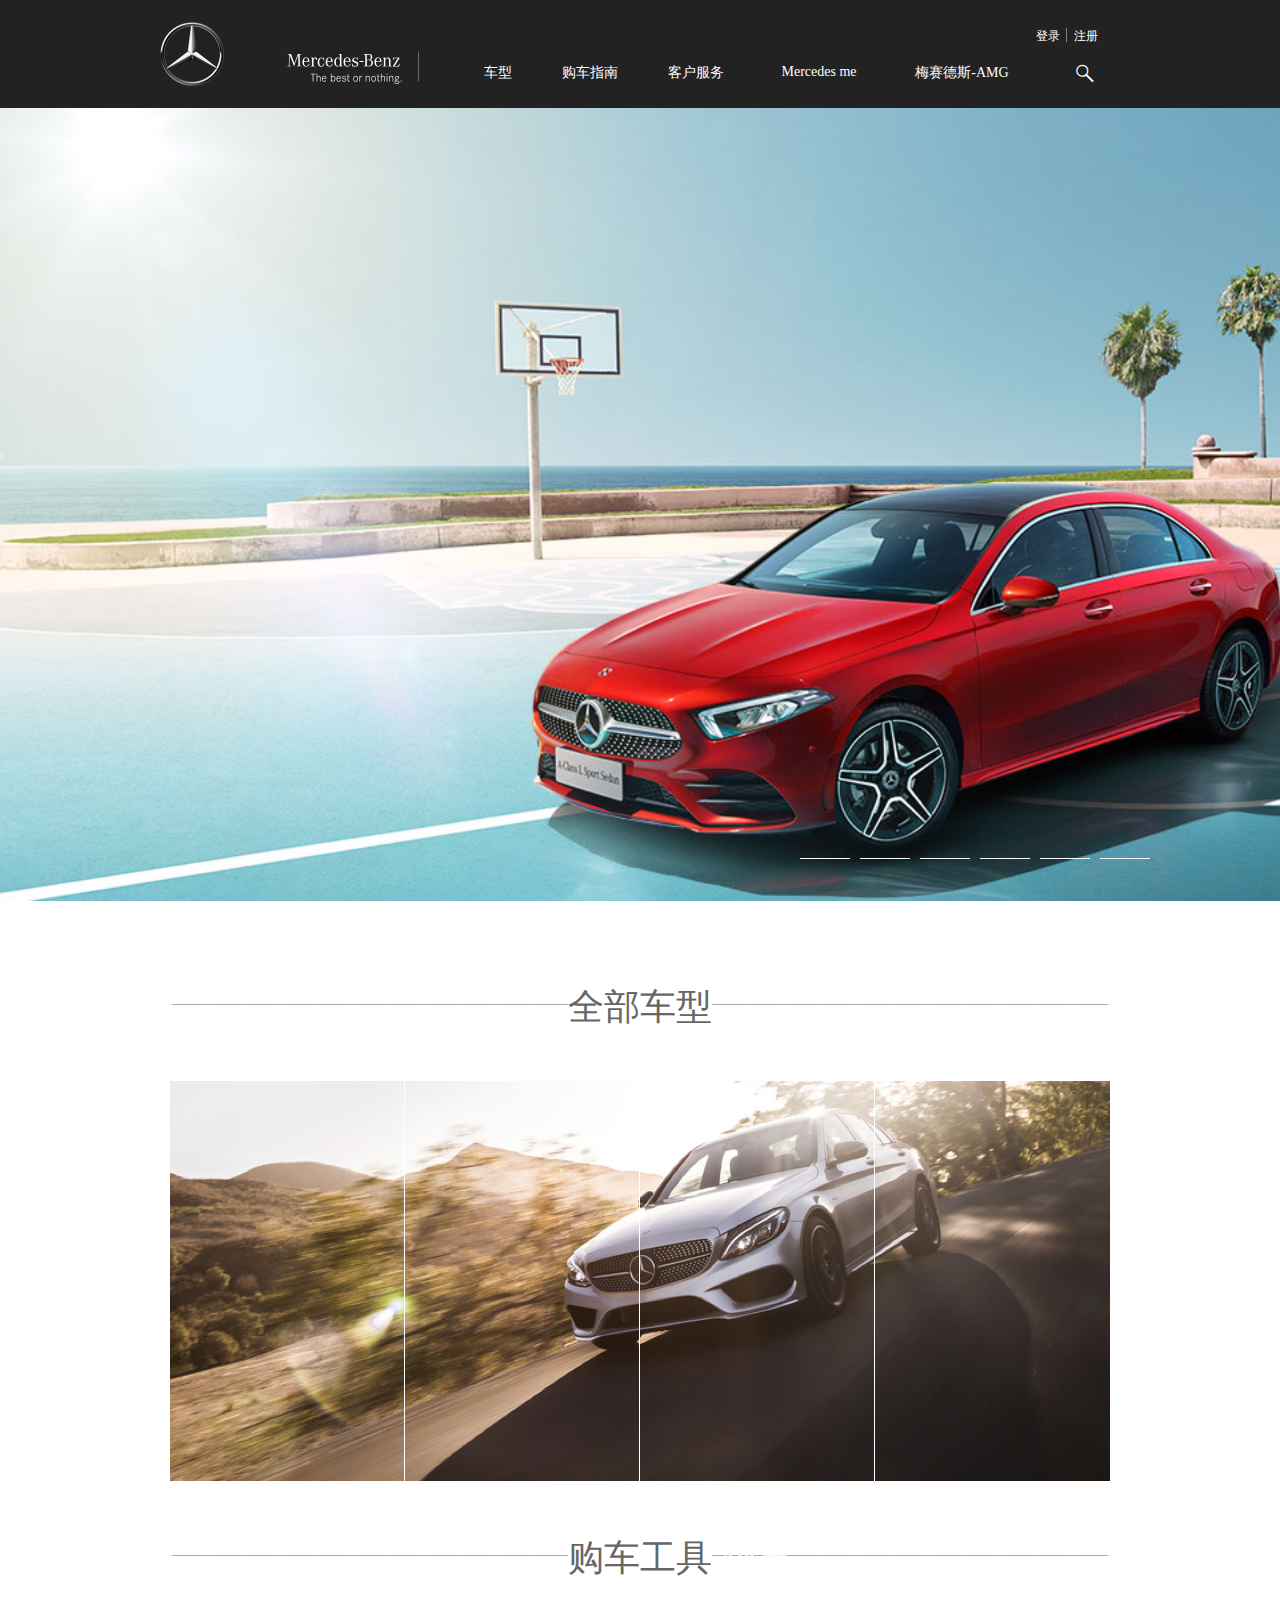
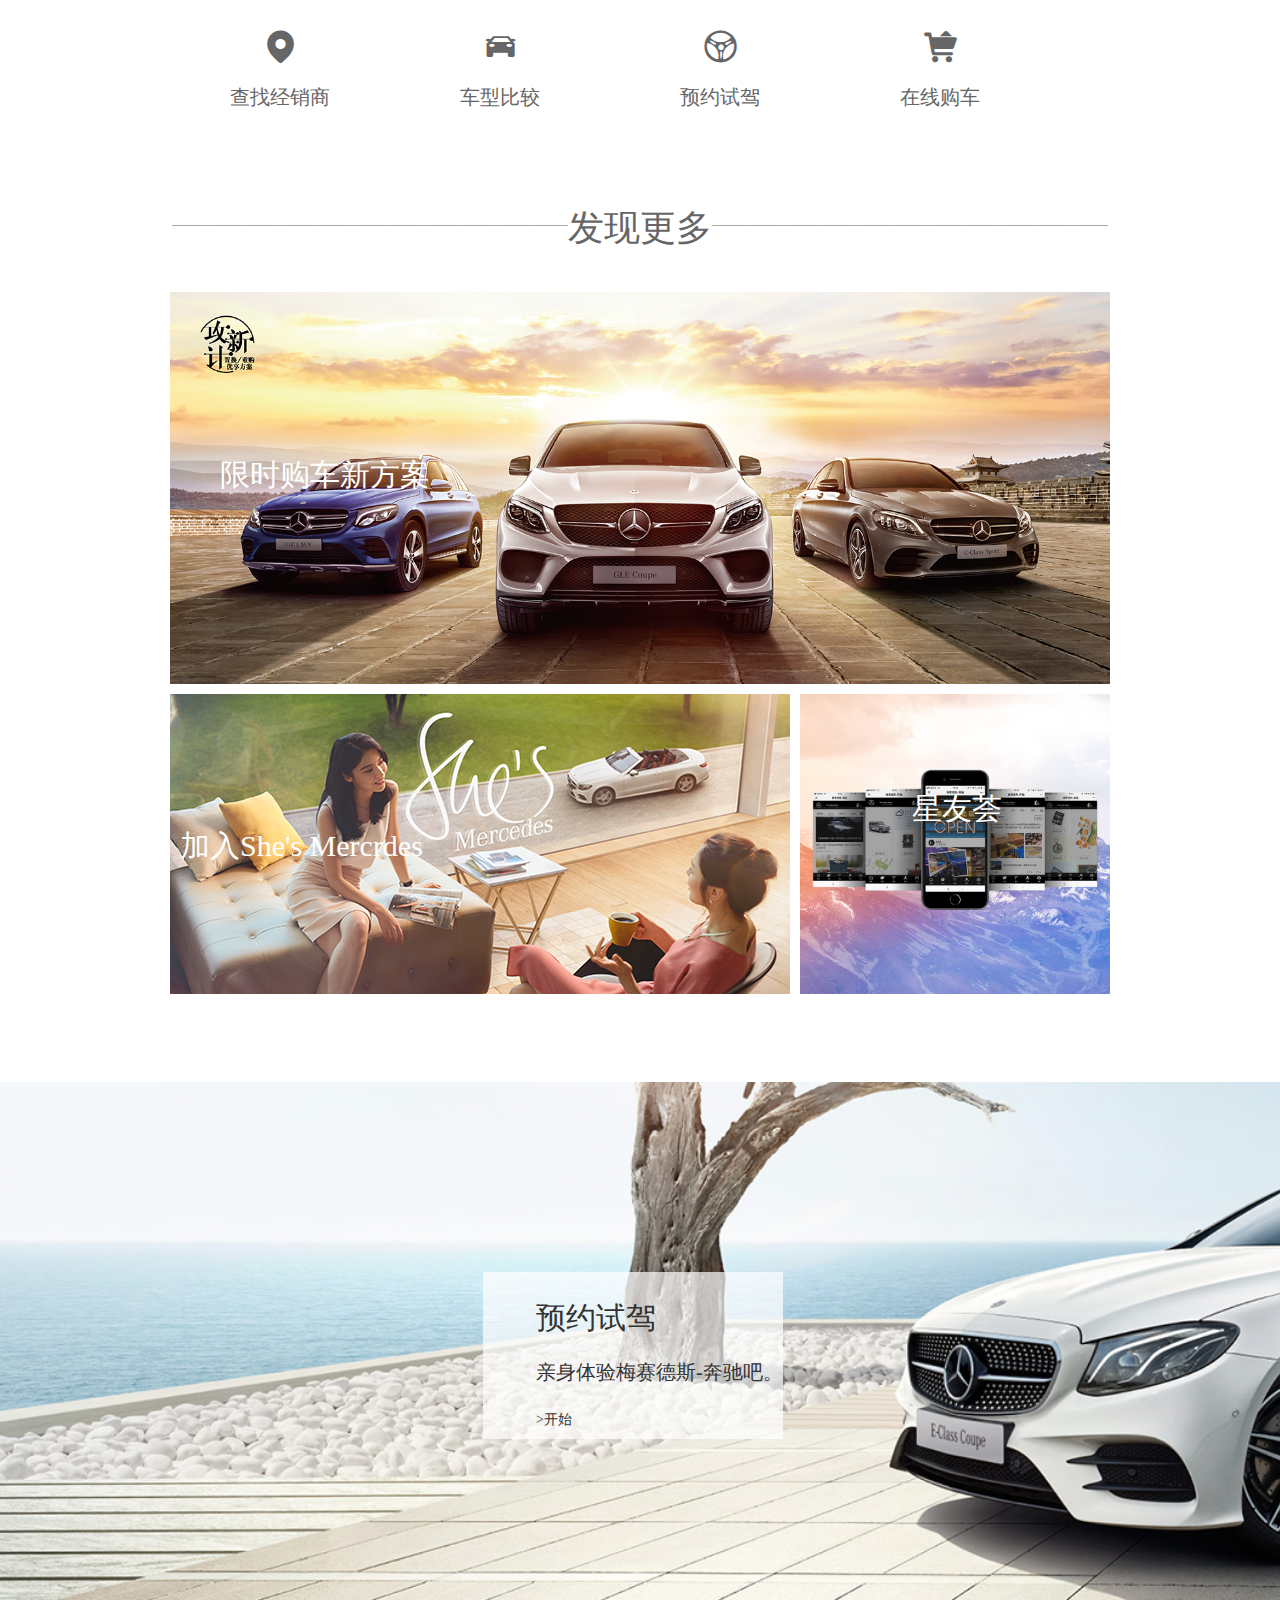
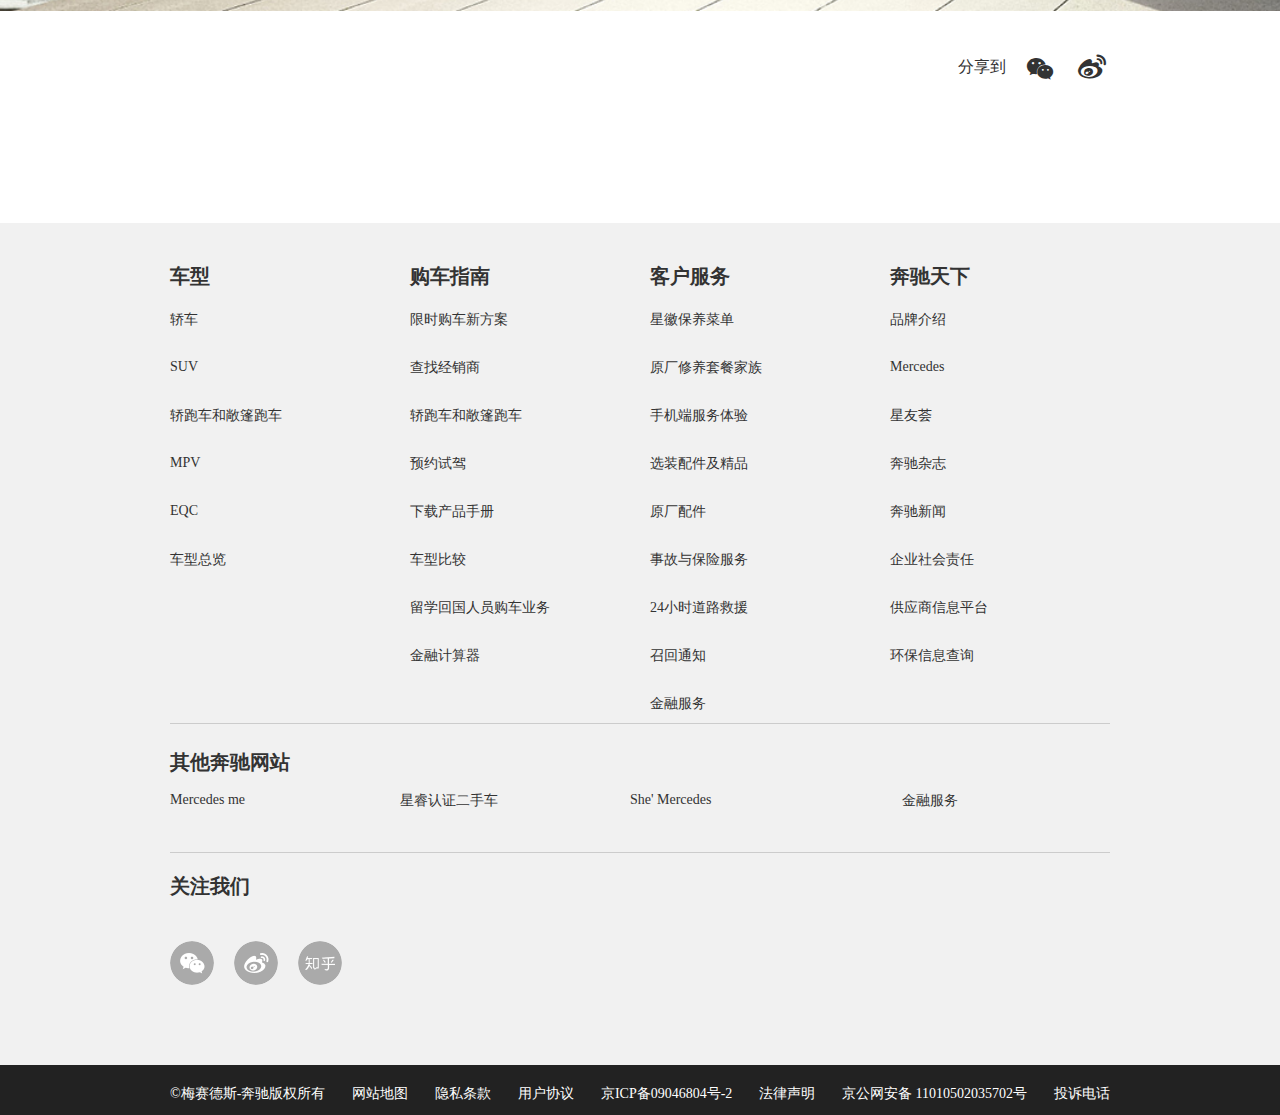
<file: index.html>
<!DOCTYPE html>
	<html lang="en">
	<head>
		<meta charset="UTF-8">
		<title>首页</title>
		<link rel="stylesheet" href="css/style.css">
		<link rel="stylesheet" href="css/style - star.css">
		<link rel="stylesheet" href="css/iconfont.css">
		<script src="js/js.js"></script>
	</head>
	<body>
		<header>
			<div class="top-nav">
				<ul class="top-navtext">
					<li><a href="index.html"><span><img src="./images/mercedes-benz-logo-desktop.png" alt="" class="mercedes-benz"></span></a></li>
					<li><a href="chexing.html"><span>车型</span></a></li>
					<li><a href="gouchezhinan.html"><span>购车指南</span></a></li>
					<li><a href="kehufuwu.html"><span>客户服务</span></a></li>
					<li><a href="mercedes.html"><span>Mercedes me</span></a></li>
					<li><a href="msds.html"><span>梅赛德斯-AMG</span></a></li>
				</ul>
				<ul class="sousuo">
					<li><a href="" onclick=""><span class="icon iconfont">&#xe627;</span></a></li>
				</ul>
				<ul class="denglu">
					<li><a href="sign-up.html"><span>登录</span></a></li>
					<li><a href="sign-in.html"><span>注册</span></a></li>
				</ul>
			</div>
		</header>
		<div class="banner" id="banner">
			<ul id="ul1">
				<li><a href=""><img src="images/kv-pc.jpg" alt=""></a></li>
				<li><a href=""><img src="images/1440600cls.jpg" alt=""></a></li>
				<li><a href=""><img src="images/KV1440600.jpg" alt=""></a></li>
				<li><a href=""><img src="images/GLS-SUV.jpg" alt=""></a></li>
				<li><a href=""><img src="images/CLSKV1.jpg" alt=""></a></li>
				<li><a href=""><img src="images/KV-pc (1).jpg" alt=""></a></li>
			</ul>
			<ul id="ul2">
				<li class="active"><a href=""></a></li>
				<li><a href=""></a></li>
				<li><a href=""></a></li>
				<li><a href=""></a></li>
				<li><a href=""></a></li>
				<li><a href=""></a></li>
			</ul>
		</div>
		<div class="body">
			<div class="header">
				<span class="icon iconfont">&#xe506;&#xe506;&#xe506;&#xe506;&#xe506;&#xe506;&#xe506;&#xe506;&#xe506;&#xe506;&#xe506;全部车型&#xe506;&#xe506;&#xe506;&#xe506;&#xe506;&#xe506;&#xe506;&#xe506;&#xe506;&#xe506;&#xe506;</span>
				<div class="zhonglei">
					<ul>
						<li>
							<a href=""></a>
							<p><a href="">轿车</a></p>
						</li>
						<li>
							<a href=""></a>
							<p><a href="">SUV</a></p>
						</li>
						<li>
							<a href=""></a>
							<p><a href="">轿跑车&敞篷跑车</a></p>
						</li>
						<li>
							<a href=""></a>
							<p><a href="">MPV</a></p>
						</li>
					</ul>
				</div>
			</div>
			<div class="gongju">
				<span class="icon iconfont">&#xe506;&#xe506;&#xe506;&#xe506;&#xe506;&#xe506;&#xe506;&#xe506;&#xe506;&#xe506;&#xe506;购车工具&#xe506;&#xe506;&#xe506;&#xe506;&#xe506;&#xe506;&#xe506;&#xe506;&#xe506;&#xe506;&#xe506;</span>
				<ul>
					<li><a href=""><span class="icon iconfont">&#xe63c;</span><p>查找经销商</p></a></li>
					<li><a href=""><span class="icon iconfont">&#xe622;</span><p>车型比较</p></a></li>
					<li><a href=""><span class="icon iconfont">&#xe607;</span><p>预约试驾</p></a></li>
					<li><a href=""><span class="icon iconfont">&#x344b;</span><p>在线购车</p></a></li>
				</ul>
			</div>
			<div class="gengduo">
				<span class="icon iconfont">&#xe506;&#xe506;&#xe506;&#xe506;&#xe506;&#xe506;&#xe506;&#xe506;&#xe506;&#xe506;&#xe506;发现更多&#xe506;&#xe506;&#xe506;&#xe506;&#xe506;&#xe506;&#xe506;&#xe506;&#xe506;&#xe506;&#xe506;</span>
				<div class="xinfangan"  onmouseover="document.getElementById('xinfanganMore').style.visibility='visible'" onmouseout="document.getElementById('xinfanganMore').style.visibility='hidden'">
					<a href="#"></a>
					<p class="xinfanganTxt"><a href="">限时购车新方案</a></p>
					<div class="xinfanganMore" id="xinfanganMore" onmouseover="document.getElementById('xinfanganMore').style.visibility='visible'" onmouseout="document.getElementById('xinfanganMore').style.visibility='hidden'">
					<p>多种优享方案，</p>
					<p>助你轻松拥有一辆梅赛德斯-奔驰。</p>
					<a href="">>了解更多</a>
					</div>
				</div>
				<div class="woman" onmouseover="document.getElementById('womanMore').style.visibility='visible'" onmouseout="document.getElementById('womanMore').style.visibility='hidden'">
					<a href="" ></a>
					<p class="womanTxt"><a href="">加入She's Mercrdes</a></p>
					<div class="womanMore" id="womanMore" onmouseover="document.getElementById('womanMore').style.visibility='visible'" onmouseout="document.getElementById('womanMore').style.visibility='hidden'">
					<p>发出你的声音，唤醒女性力量。</p>
					<a href="">>了解更多</a>
					</div>
				</div>
				<div class="xingyouhui" onmouseover="document.getElementById('xingyouhuiMore').style.visibility='visible'" onmouseout="document.getElementById('xingyouhuiMore').style.visibility='hidden'">
					<a href="" ></a>
					<p class="xingyouhuiTxt"><a href="">星友荟</a></p>
					<div class="xingyouhuiMore" id="xingyouhuiMore" onmouseover="document.getElementById('xingyouhuiMore').style.visibility='visible'" onmouseout="document.getElementById('xingyouhuiMore').style.visibility='hidden'">
					<p>尽情表达自我丶分享观点丶结识</p>
					<p>新友的星徽社群。</p>
					<a href="">>了解更多</a>
					</div>
				</div>
			</div>
		</div>
		<div class="shijia">
			<div class="shijiaTxt">
			</div>
			<div class="shijiaStar">
				<p>预约试驾</p>
				<p>亲身体验梅赛德斯-奔驰吧。</p>
				<a href="">>开始</a>
			</div>
		</div>
		<div class="fenxiang">
			<div class="fenxiangTo">
				<a href=""><span class="icon iconfont">&#xe614;</span></a>
				<a href=""><span class="icon iconfont">&#xe679;</span></a>
				<p>分享到</p>
			</div>
		</div>
		<footer>
			<div class="frist">
				<div class="frist_1">
					<h4><a href="">车型</a></h4>
					<p><a href="">轿车</a></p>
					<p><a href="">SUV</a></p>
					<p><a href="">轿跑车和敞篷跑车</a></p>
					<p><a href="">MPV</a></p>
					<p><a href="">EQC</a></p>
					<p><a href="">车型总览</a></p>
				</div>
				<div class="frist_2">
					<h4><a href="">购车指南</a></h4>
					<p><a href="">限时购车新方案</a></p>
					<p><a href="">查找经销商</a></p>
					<p><a href="">轿跑车和敞篷跑车</a></p>
					<p><a href="">预约试驾</a></p>
					<p><a href="">下载产品手册</a></p>
					<p><a href="">车型比较</a></p>
					<p><a href="">留学回国人员购车业务</a></p>
					<p><a href="">金融计算器</a></p>
				</div>
				<div class="frist_3">
					<h4><a href="">客户服务</a></h4>
					<p><a href="">星徽保养菜单</a></p>
					<p><a href="">原厂修养套餐家族</a></p>
					<p><a href="">手机端服务体验</a></p>
					<p><a href="">选装配件及精品</a></p>
					<p><a href="">原厂配件</a></p>
					<p><a href="">事故与保险服务</a></p>
					<p><a href="">24小时道路救援</a></p>
					<p><a href="">召回通知</a></p>
					<p><a href="">金融服务</a></p>
				</div>
				<div class="frist_4">
					<h4><a href="">奔驰天下</a></h4>
					<p><a href="">品牌介绍</a></p>
					<p><a href="">Mercedes</a></p>
					<p><a href="">星友荟</a></p>
					<p><a href="">奔驰杂志</a></p>
					<p><a href="">奔驰新闻</a></p>
					<p><a href="">企业社会责任</a></p>
					<p><a href="">供应商信息平台</a></p>
					<p><a href="">环保信息查询</a></p>
				</div>
			</div>
			<div class="last">
					<h4><a href="">其他奔驰网站</a></h4>
					<ul>
						<li><a href="">Mercedes me</a></li>
						<li><a href="">星睿认证二手车</a></li>
						<li><a href="">She' Mercedes</a></li>
						<li><a href="">金融服务</a></li>
					</ul>
			</div>
			<div class="guanZ">
				<h4>关注我们</h4>
				<div class="aaa">
					<a href=""></a>
					<a href=""></a>
					<a href=""></a>
				</div>
			</div>
			<div class="footer_last">
				<div class="footer_lastxt">
					<ul>
						<li><a href="">©梅赛德斯-奔驰版权所有</a></li>
						<li><a href="">网站地图</a></li>
						<li><a href="">隐私条款</a></li>
						<li><a href="">用户协议</a></li>
						<li><a href="">京ICP备09046804号-2</a></li>
						<li><a href="">法律声明</a></li>
						<li><a href="">京公网安备 11010502035702号</a></li>
						<li><a href="">投诉电话</a></li>
					</ul>
				</div>
			</div>
		</footer>
	</body>
	</html>
</file>
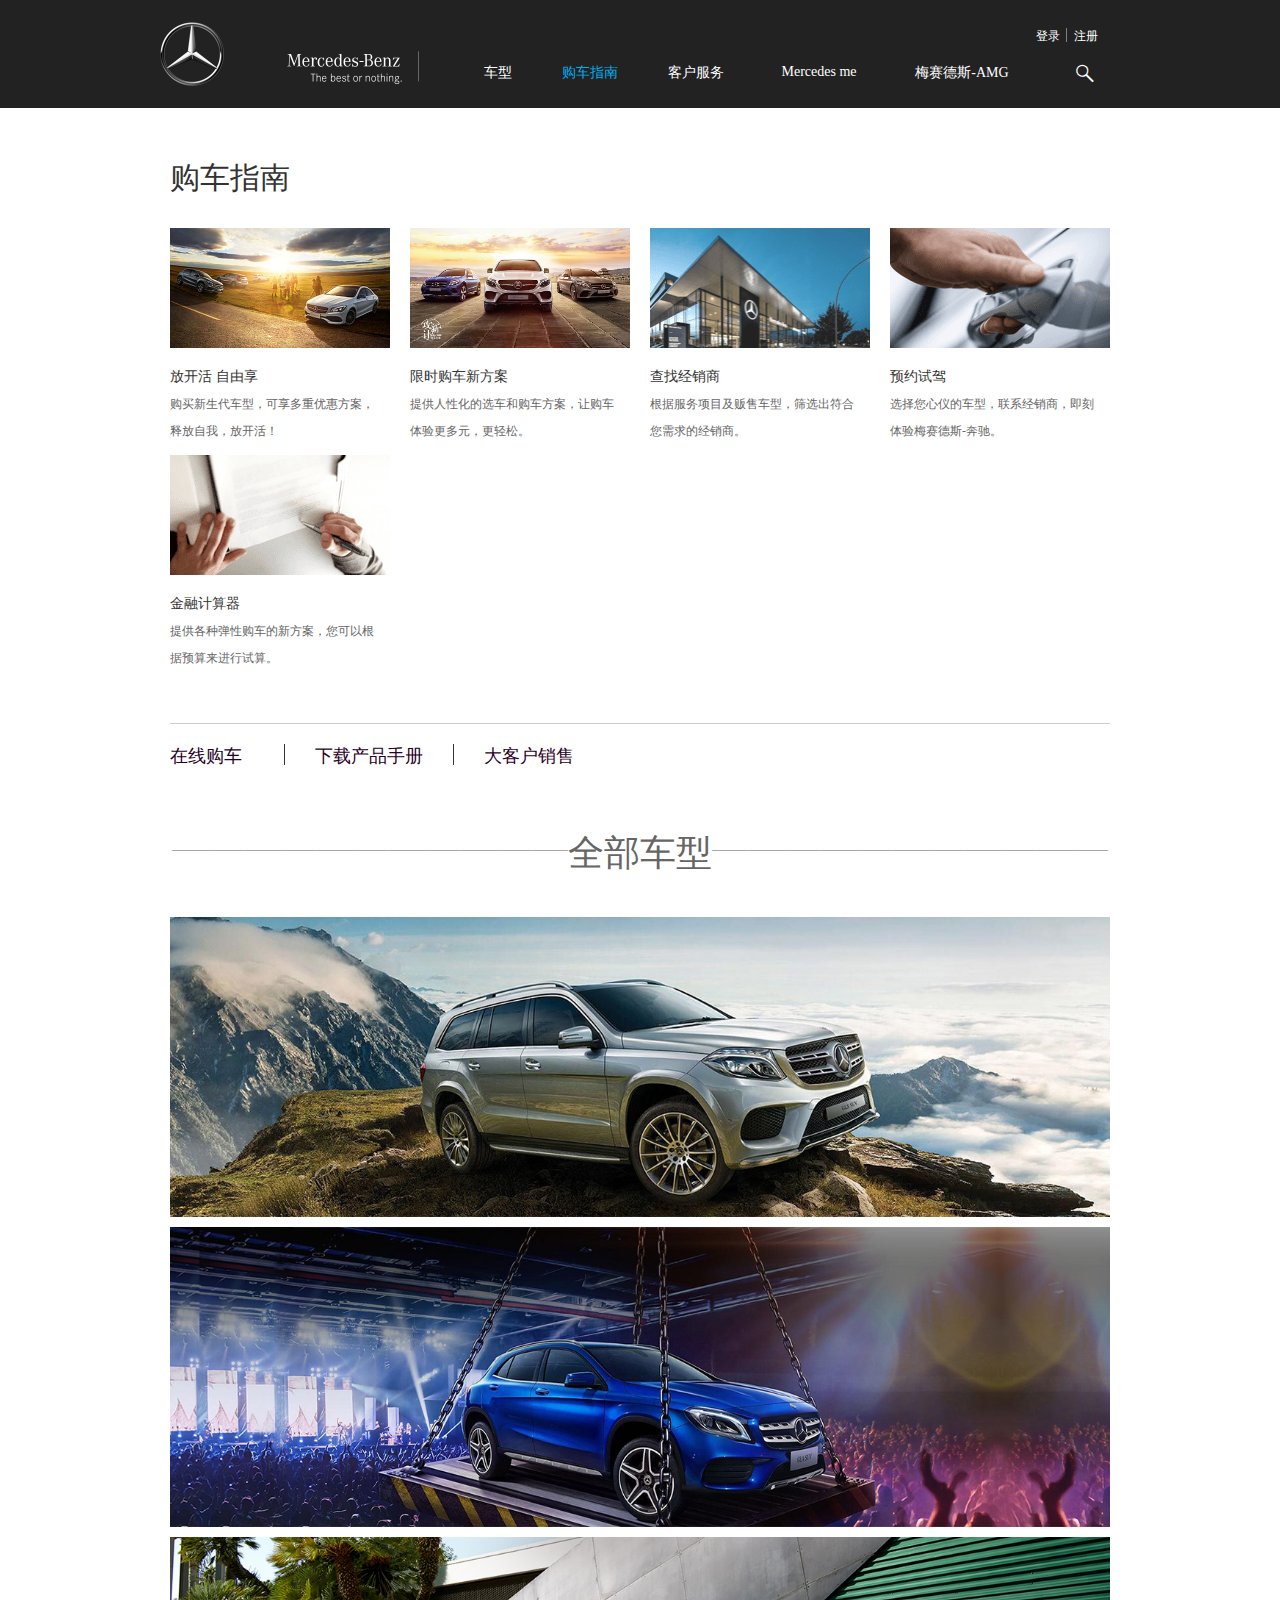
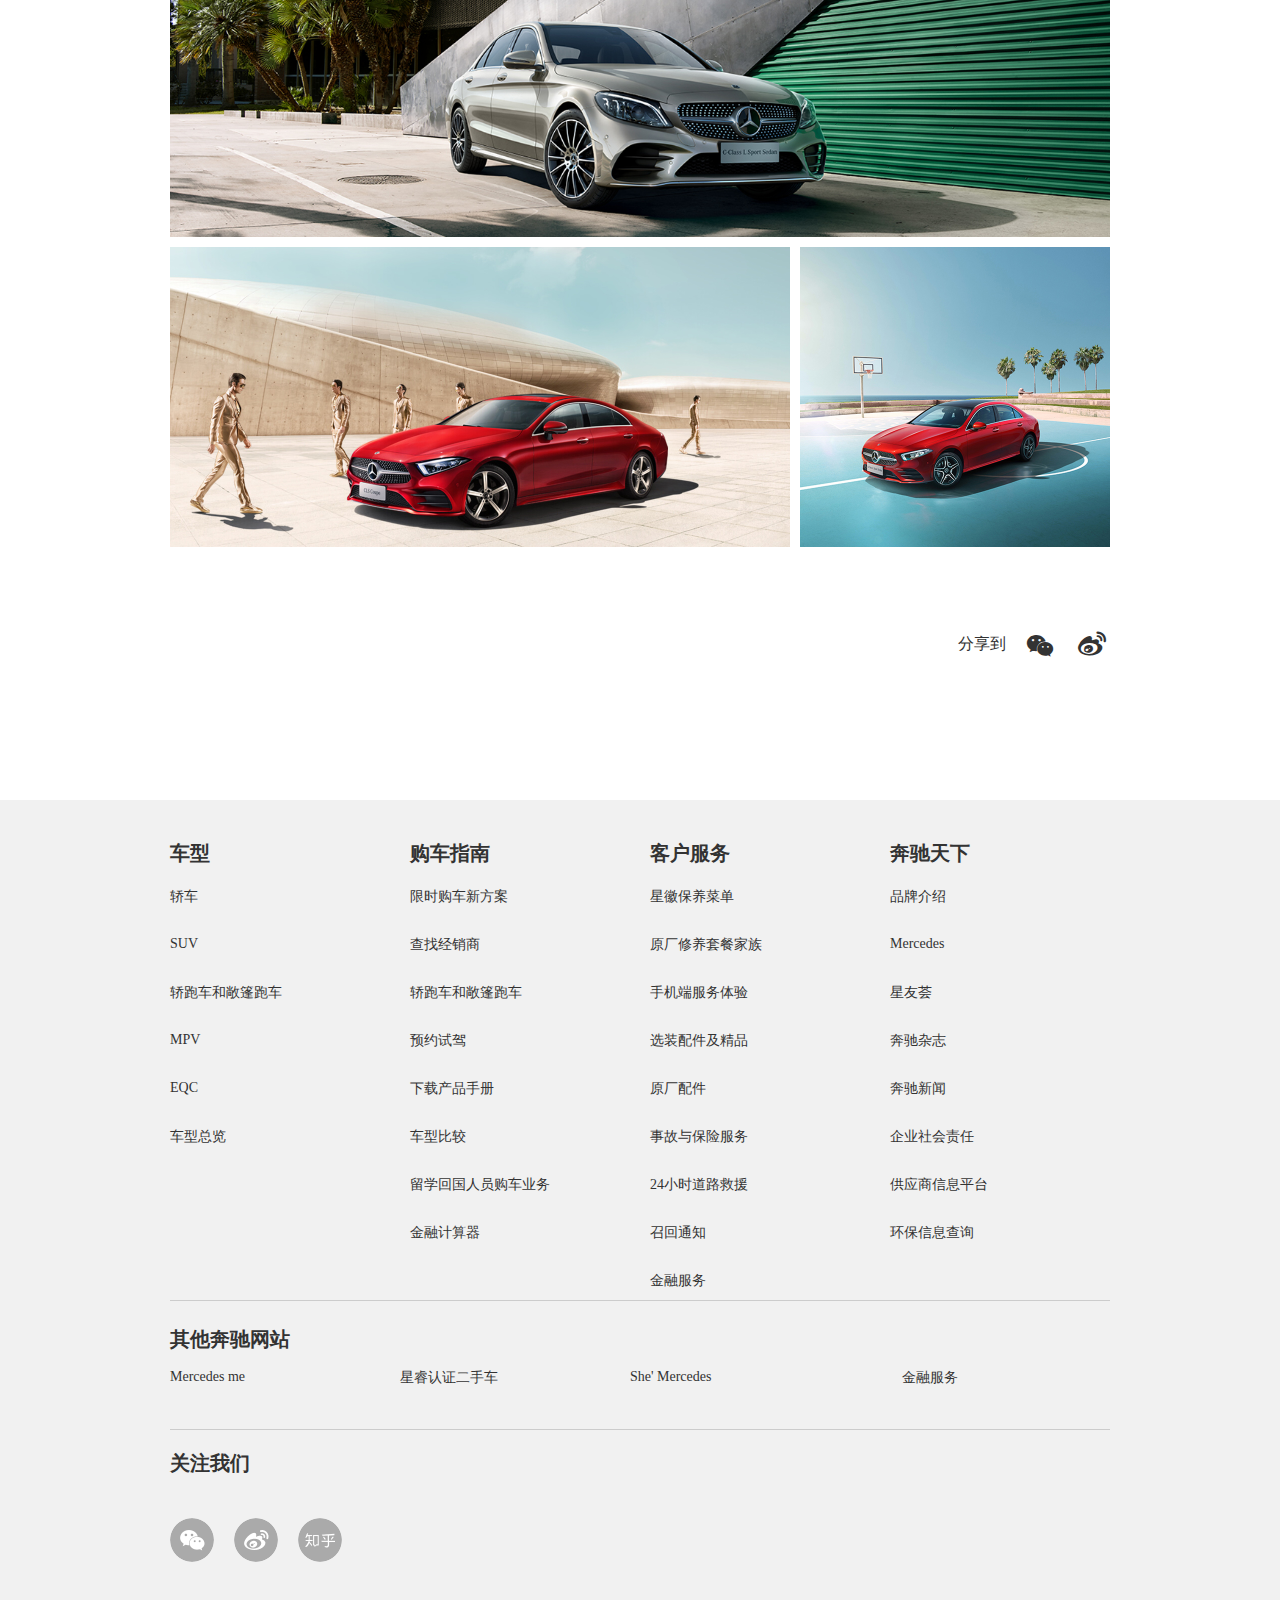
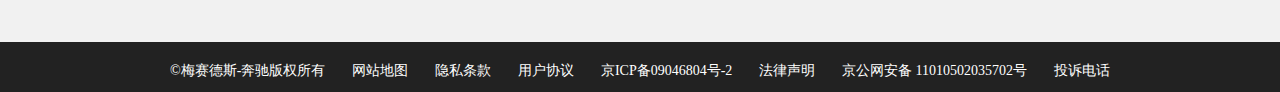
<file: gouchezhinan.html>
<!DOCTYPE html>
	<html lang="en">
	<head>
		<meta charset="UTF-8">
		<title>购车指南</title>
		<link rel="stylesheet" href="css/gouchezhinan.css">
		<link rel="stylesheet" href="css/style - star.css">
		<link rel="stylesheet" href="css/iconfont.css">
		<script src="js/js.js"></script>
	</head>
	<body>
		<header>
			<div class="top-nav">
				<ul class="top-navtext">
					<li><a href="index.html"><span><img src="./images/mercedes-benz-logo-desktop.png" alt="" class="mercedes-benz"></span></a></li>
					<li><a href="chexing.html"><span>车型</span></a></li>
					<li><a href="gouchezhinan.html"><span>购车指南</span></a></li>
					<li><a href="kehufuwu.html"><span>客户服务</span></a></li>
					<li><a href="mercedes.html"><span>Mercedes me</span></a></li>
					<li><a href="msds.html"><span>梅赛德斯-AMG</span></a></li>
				</ul>
				<ul class="sousuo">
					<li><a href="" onclick=""><span class="icon iconfont">&#xe627;</span></a></li>
				</ul>
				<ul class="denglu">
					<li><a href="sign-up.html"><span>登录</span></a></li>
					<li><a href="sign-in.html"><span>注册</span></a></li>
				</ul>
			</div>
		</header>
		<div class="body">
			<div class="bodyHeader">
				购车指南
			</div>
			<div class="bodyBody">
				<div class="body_1">
					<a href="">
						<p></p>
						<p>放开活 自由享</p>
						<p>购买新生代车型，可享多重优惠方案，</p>
						<p>释放自我，放开活！</p>
					</a>
				</div>
				<div class="body_2">
					<a href="">
						<p></p>
						<p>限时购车新方案</p>
						<p>提供人性化的选车和购车方案，让购车</p>
						<p>体验更多元，更轻松。</p>
					</a>
				</div>
				<div class="body_3">
					<a href="">
						<p></p>
						<p>查找经销商</p>
						<p>根据服务项目及贩售车型，筛选出符合</p>
						<p>您需求的经销商。</p>
					</a>
				</div>
				<div class="body_4">
					<a href="">
						<p></p>
						<p>预约试驾</p>
						<p>选择您心仪的车型，联系经销商，即刻</p>
						<p>体验梅赛德斯-奔驰。</p>
					</a>
				</div>
				<div class="body_5">
					<a href="">
						<p></p>
						<p>金融计算器</p>
						<p>提供各种弹性购车的新方案，您可以根</p>
						<p>据预算来进行试算。</p>
					</a>
				</div>
			</div>
			<div class="navagation">
				<div class="navagationTxt">
					<div class="navagationTxt_1">
						<a href="">在线购车</a>
					</div>
					<div class="navagationTxt_2">
						<a href="">下载产品手册</a>
					</div>
					<div class="navagationTxt_3">
						<a href="">大客户销售</a>
					</div>
				</div>
			</div>
		</div>
		<div class="zaixiangouche">
				<span class="icon iconfont">&#xe506;&#xe506;&#xe506;&#xe506;&#xe506;&#xe506;&#xe506;&#xe506;&#xe506;&#xe506;&#xe506;全部车型&#xe506;&#xe506;&#xe506;&#xe506;&#xe506;&#xe506;&#xe506;&#xe506;&#xe506;&#xe506;&#xe506;</span>
				<div class="img">
					<div class="img_1" onmouseover="document.getElementById('img_1txt').style.visibility='visible'" onmouseout="document.getElementById('img_1txt').style.visibility='hidden'">
						<a href=""></a>
						<div class="img_1txt" id="img_1txt">
							<a href="">放怀天地</a>
							<a href="">在线预订梅赛德斯—奔驰GLS SUV赠精品好礼</a>
							<a href="">>立即订车</a>
						</div>
					</div>
					<div class="img_2" onmouseover="document.getElementById('img_2txt').style.visibility='visible'" onmouseout="document.getElementById('img_2txt').style.visibility='hidden'">
						<a href=""></a>
						<div class="img_2txt" id="img_2txt">
							<a href="">天生 无畏</a>
							<a href="">梅赛德斯—奔驰GLS SUV</a>
							<a href="">>立即订车</a>
						</div>
					</div>
					<div class="img_3" onmouseover="document.getElementById('img_3txt').style.visibility='visible'" onmouseout="document.getElementById('img_3txt').style.visibility='hidden'">
						<a href=""></a>
						<div class="img_3txt" id="img_3txt">
							<a href="">成就人生主角</a>
							<a href=""> </a>
							<a href="">>立即订车</a>
						</div>
					</div>
					<div class="img_4" onmouseover="document.getElementById('img_4txt').style.visibility='visible'" onmouseout="document.getElementById('img_4txt').style.visibility='hidden'">
						<a href=""></a>
						<div class="img_4txt" id="img_4txt">
							<a href="">夺目 先锋</a>
							<a href="">梅赛德斯-奔驰CLS四门轿跑车 </a>
							<a href="">>立即订车</a>
						</div>
					</div>
					<div class="img_5" onmouseover="document.getElementById('img_5txt').style.visibility='visible'" onmouseout="document.getElementById('img_5txt').style.visibility='hidden'">
						<a href=""></a>
						<div class="img_5txt" id="img_5txt">
							<a href="">这才是新生代豪华轿车该有的样子</a>
							<a href="">全新梅赛德斯-奔驰长轴距A级轿车</a>
							<a href="">>立即订车</a>
						</div>
					</div>
				</div>
		</div>
		<div class="fenxiang">
				<div class="fenxiangTo">
					<a href=""><span class="icon iconfont">&#xe614;</span></a>
					<a href=""><span class="icon iconfont">&#xe679;</span></a>
					<p>分享到</p>
				</div>
			</div>
		<footer>
			<div class="frist">
				<div class="frist_1">
					<h4><a href="">车型</a></h4>
					<p><a href="">轿车</a></p>
					<p><a href="">SUV</a></p>
					<p><a href="">轿跑车和敞篷跑车</a></p>
					<p><a href="">MPV</a></p>
					<p><a href="">EQC</a></p>
					<p><a href="">车型总览</a></p>
				</div>
				<div class="frist_2">
					<h4><a href="">购车指南</a></h4>
					<p><a href="">限时购车新方案</a></p>
					<p><a href="">查找经销商</a></p>
					<p><a href="">轿跑车和敞篷跑车</a></p>
					<p><a href="">预约试驾</a></p>
					<p><a href="">下载产品手册</a></p>
					<p><a href="">车型比较</a></p>
					<p><a href="">留学回国人员购车业务</a></p>
					<p><a href="">金融计算器</a></p>
				</div>
				<div class="frist_3">
					<h4><a href="">客户服务</a></h4>
					<p><a href="">星徽保养菜单</a></p>
					<p><a href="">原厂修养套餐家族</a></p>
					<p><a href="">手机端服务体验</a></p>
					<p><a href="">选装配件及精品</a></p>
					<p><a href="">原厂配件</a></p>
					<p><a href="">事故与保险服务</a></p>
					<p><a href="">24小时道路救援</a></p>
					<p><a href="">召回通知</a></p>
					<p><a href="">金融服务</a></p>
				</div>
				<div class="frist_4">
					<h4><a href="">奔驰天下</a></h4>
					<p><a href="">品牌介绍</a></p>
					<p><a href="">Mercedes</a></p>
					<p><a href="">星友荟</a></p>
					<p><a href="">奔驰杂志</a></p>
					<p><a href="">奔驰新闻</a></p>
					<p><a href="">企业社会责任</a></p>
					<p><a href="">供应商信息平台</a></p>
					<p><a href="">环保信息查询</a></p>
				</div>
			</div>
			<div class="last">
					<h4><a href="">其他奔驰网站</a></h4>
					<ul>
						<li><a href="">Mercedes me</a></li>
						<li><a href="">星睿认证二手车</a></li>
						<li><a href="">She' Mercedes</a></li>
						<li><a href="">金融服务</a></li>
					</ul>
			</div>
			<div class="guanZ">
				<h4>关注我们</h4>
				<div class="aaa">
					<a href=""></a>
					<a href=""></a>
					<a href=""></a>
				</div>
			</div>
			<div class="footer_last">
				<div class="footer_lastxt">
					<ul>
						<li><a href="">©梅赛德斯-奔驰版权所有</a></li>
						<li><a href="">网站地图</a></li>
						<li><a href="">隐私条款</a></li>
						<li><a href="">用户协议</a></li>
						<li><a href="">京ICP备09046804号-2</a></li>
						<li><a href="">法律声明</a></li>
						<li><a href="">京公网安备 11010502035702号</a></li>
						<li><a href="">投诉电话</a></li>
					</ul>
				</div>
			</div>
		</footer>
	</body>
	</html>
</file>
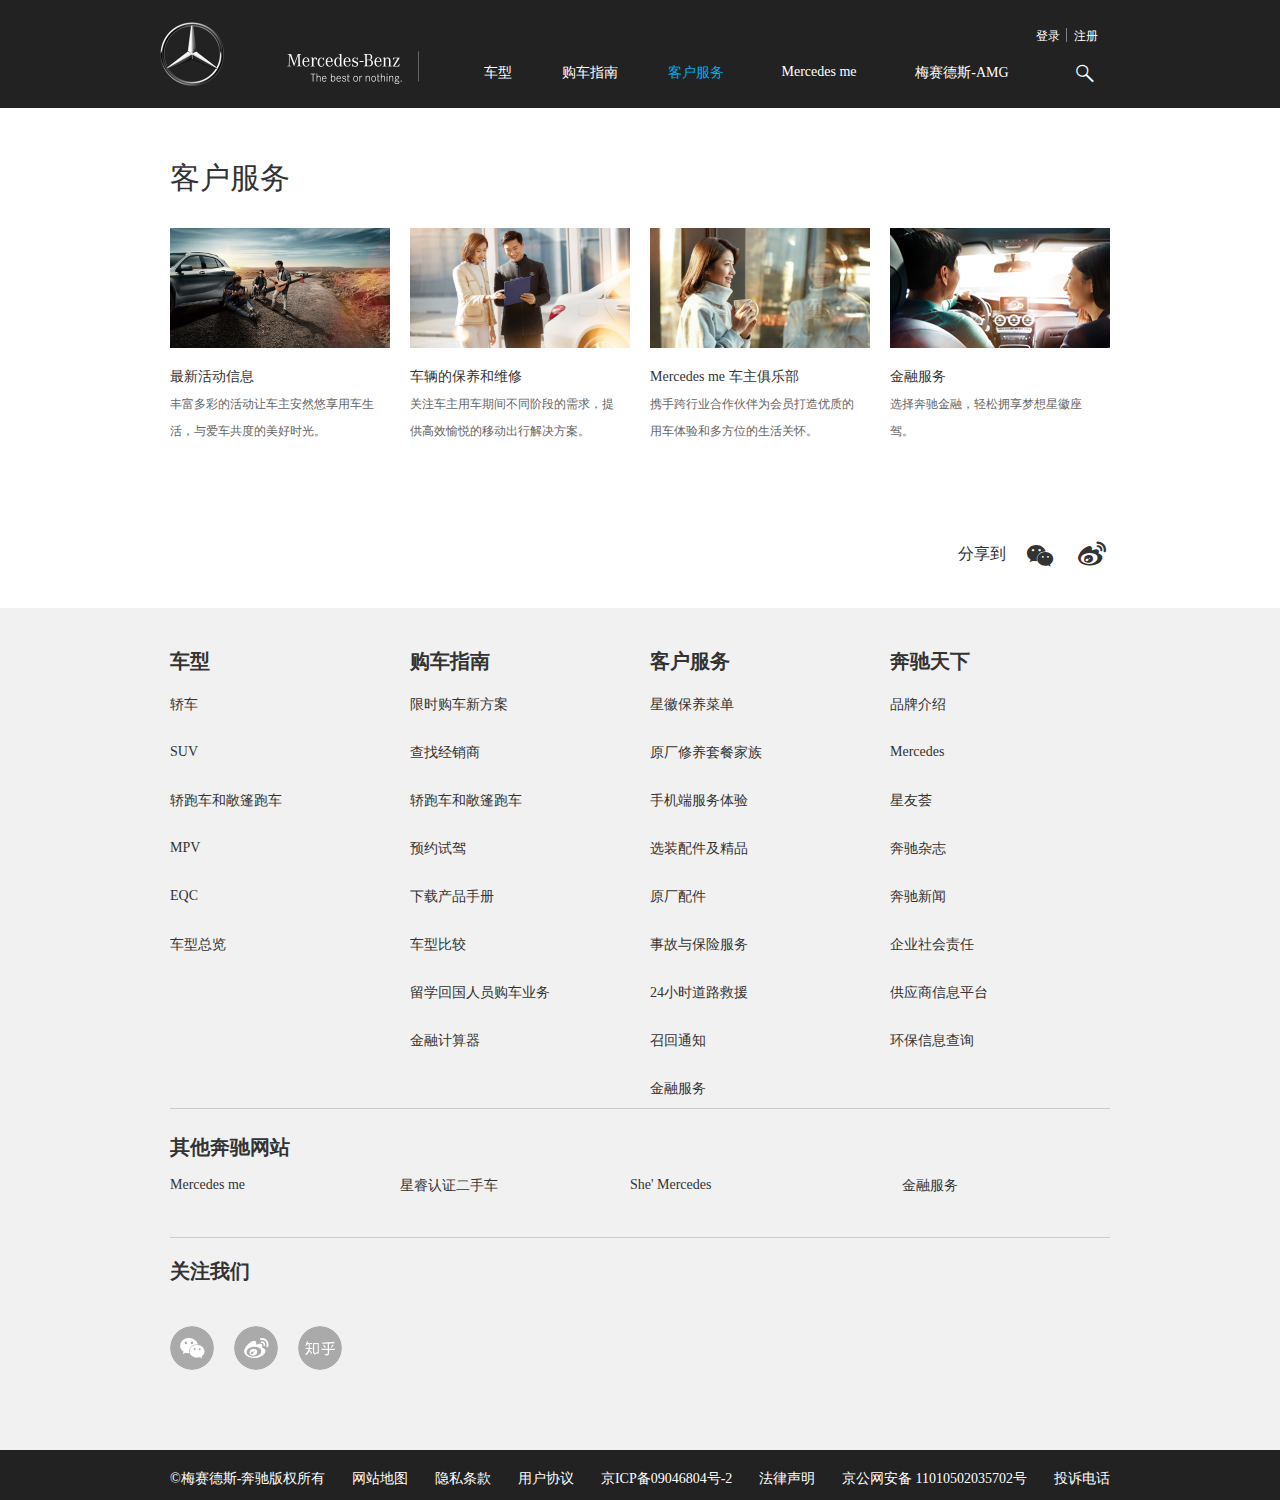
<file: kehufuwu.html>
<!DOCTYPE html>
	<html lang="en">
	<head>
		<meta charset="UTF-8">
		<title>客户服务</title>
		<link rel="stylesheet" href="css/kehufuwu.css">
		<link rel="stylesheet" href="css/style - star.css">
		<link rel="stylesheet" href="css/iconfont.css">
		<script src="js/js.js"></script>
	</head>
	<body>
		<header>
			<div class="top-nav">
				<ul class="top-navtext">
					<li><a href="index.html"><span><img src="./images/mercedes-benz-logo-desktop.png" alt="" class="mercedes-benz"></span></a></li>
					<li><a href="chexing.html"><span>车型</span></a></li>
					<li><a href="gouchezhinan.html"><span>购车指南</span></a></li>
					<li><a href="kehufuwu.html"><span>客户服务</span></a></li>
					<li><a href="mercedes.html"><span>Mercedes me</span></a></li>
					<li><a href="msds.html"><span>梅赛德斯-AMG</span></a></li>
				</ul>
				<ul class="sousuo">
					<li><a href="" onclick=""><span class="icon iconfont">&#xe627;</span></a></li>
				</ul>
				<ul class="denglu">
					<li><a href="sign-up.html"><span>登录</span></a></li>
					<li><a href="sign-in.html"><span>注册</span></a></li>
				</ul>
			</div>
		</header>
		<div class="body">
			<div class="bodyHeader">
				客户服务
			</div>
			<div class="bodyBody">
				<div class="body_1">
					<a href="">
						<p></p>
						<p>最新活动信息</p>
						<p>丰富多彩的活动让车主安然悠享用车生</p>
						<p>活，与爱车共度的美好时光。</p>
					</a>
				</div>
				<div class="body_2">
					<a href="">
						<p></p>
						<p>车辆的保养和维修</p>
						<p>关注车主用车期间不同阶段的需求，提</p>
						<p>供高效愉悦的移动出行解决方案。</p>
					</a>
				</div>
				<div class="body_3">
					<a href="">
						<p></p>
						<p>Mercedes me 车主俱乐部</p>
						<p>携手跨行业合作伙伴为会员打造优质的</p>
						<p>用车体验和多方位的生活关怀。</p>
					</a>
				</div>
				<div class="body_4">
					<a href="">
						<p></p>
						<p>金融服务</p>
						<p>选择奔驰金融，轻松拥享梦想星徽座</p>
						<p>驾。</p>
					</a>
				</div>
			</div>
		</div>
		<div class="fenxiang">
				<div class="fenxiangTo">
					<a href=""><span class="icon iconfont">&#xe614;</span></a>
					<a href=""><span class="icon iconfont">&#xe679;</span></a>
					<p>分享到</p>
				</div>
			</div>
		<footer>
			<div class="frist">
				<div class="frist_1">
					<h4><a href="">车型</a></h4>
					<p><a href="">轿车</a></p>
					<p><a href="">SUV</a></p>
					<p><a href="">轿跑车和敞篷跑车</a></p>
					<p><a href="">MPV</a></p>
					<p><a href="">EQC</a></p>
					<p><a href="">车型总览</a></p>
				</div>
				<div class="frist_2">
					<h4><a href="">购车指南</a></h4>
					<p><a href="">限时购车新方案</a></p>
					<p><a href="">查找经销商</a></p>
					<p><a href="">轿跑车和敞篷跑车</a></p>
					<p><a href="">预约试驾</a></p>
					<p><a href="">下载产品手册</a></p>
					<p><a href="">车型比较</a></p>
					<p><a href="">留学回国人员购车业务</a></p>
					<p><a href="">金融计算器</a></p>
				</div>
				<div class="frist_3">
					<h4><a href="">客户服务</a></h4>
					<p><a href="">星徽保养菜单</a></p>
					<p><a href="">原厂修养套餐家族</a></p>
					<p><a href="">手机端服务体验</a></p>
					<p><a href="">选装配件及精品</a></p>
					<p><a href="">原厂配件</a></p>
					<p><a href="">事故与保险服务</a></p>
					<p><a href="">24小时道路救援</a></p>
					<p><a href="">召回通知</a></p>
					<p><a href="">金融服务</a></p>
				</div>
				<div class="frist_4">
					<h4><a href="">奔驰天下</a></h4>
					<p><a href="">品牌介绍</a></p>
					<p><a href="">Mercedes</a></p>
					<p><a href="">星友荟</a></p>
					<p><a href="">奔驰杂志</a></p>
					<p><a href="">奔驰新闻</a></p>
					<p><a href="">企业社会责任</a></p>
					<p><a href="">供应商信息平台</a></p>
					<p><a href="">环保信息查询</a></p>
				</div>
			</div>
			<div class="last">
					<h4><a href="">其他奔驰网站</a></h4>
					<ul>
						<li><a href="">Mercedes me</a></li>
						<li><a href="">星睿认证二手车</a></li>
						<li><a href="">She' Mercedes</a></li>
						<li><a href="">金融服务</a></li>
					</ul>
			</div>
			<div class="guanZ">
				<h4>关注我们</h4>
				<div class="aaa">
					<a href=""></a>
					<a href=""></a>
					<a href=""></a>
				</div>
			</div>
			<div class="footer_last">
				<div class="footer_lastxt">
					<ul>
						<li><a href="">©梅赛德斯-奔驰版权所有</a></li>
						<li><a href="">网站地图</a></li>
						<li><a href="">隐私条款</a></li>
						<li><a href="">用户协议</a></li>
						<li><a href="">京ICP备09046804号-2</a></li>
						<li><a href="">法律声明</a></li>
						<li><a href="">京公网安备 11010502035702号</a></li>
						<li><a href="">投诉电话</a></li>
					</ul>
				</div>
			</div>
		</footer>
	</body>
	</html>
</file>
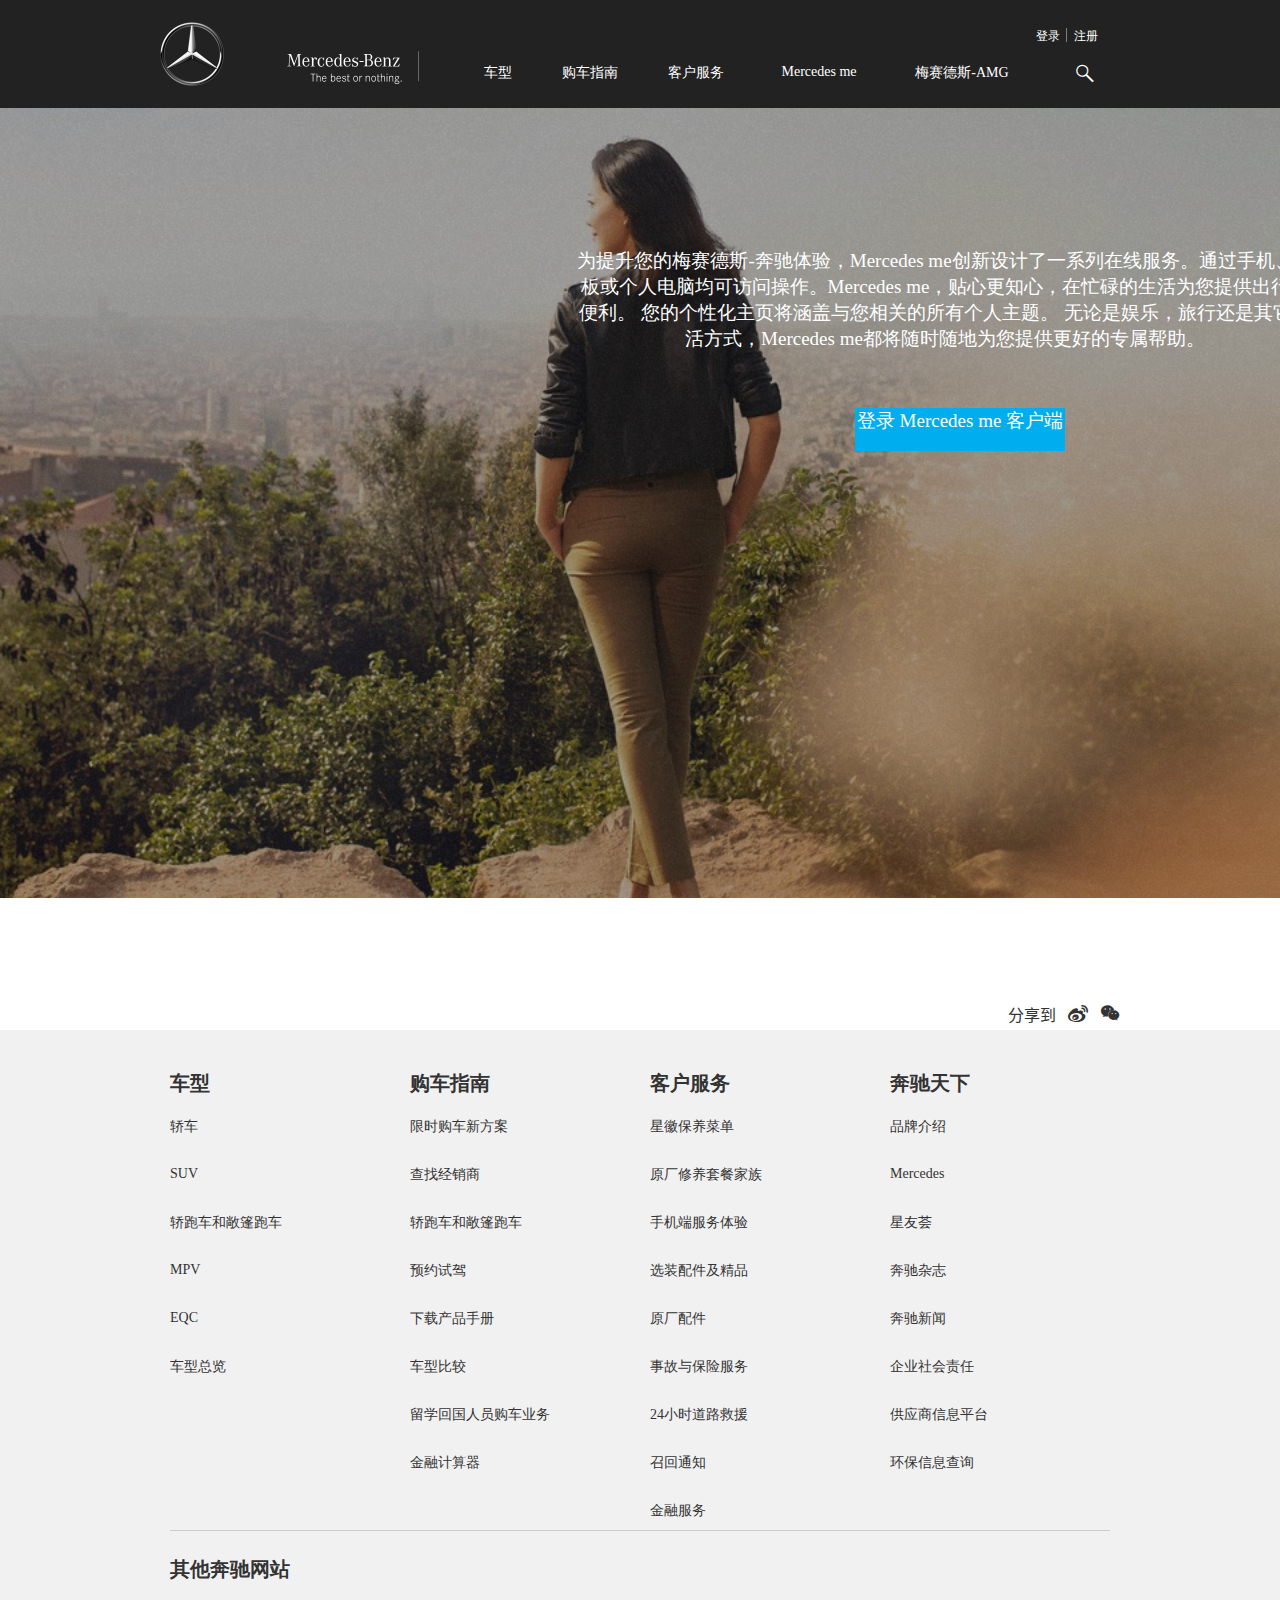
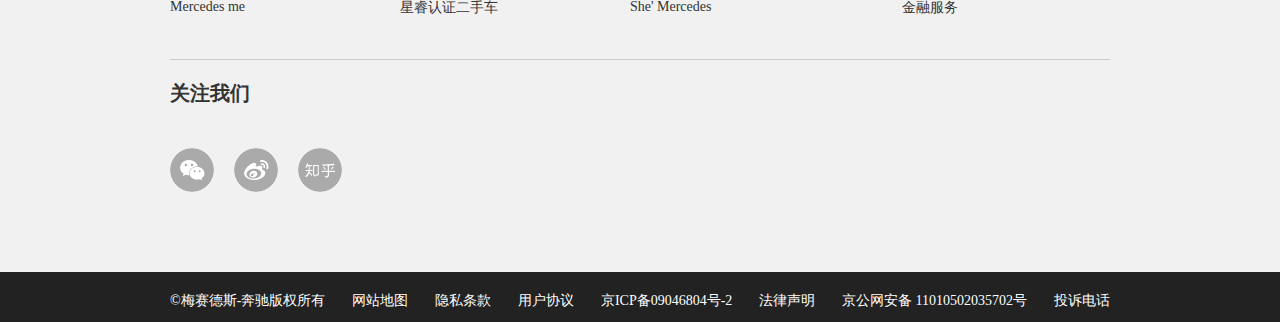
<file: mercedes.html>
<!DOCTYPE html>
	<html lang="en">
	<head>
		<meta charset="UTF-8">
		<title>Document</title>
		<link rel="stylesheet" href="css/mercedes.css">
		<link rel="stylesheet" href="css/style - star.css">
		<link rel="stylesheet" href="css/iconfont1.css">
		<link rel="stylesheet" href="css/iconfont.css">
	</head>
	<body>
		<header>
            <div class="top-nav">
                <ul class="top-navtext">
                    <li><a href="index.html"><span><img src="./images/mercedes-benz-logo-desktop.png" alt="" class="mercedes-benz"></span></a></li>
                    <li><a href="chexing.html"><span>车型</span></a></li>
                    <li><a href="gouchezhinan.html"><span>购车指南</span></a></li>
                    <li><a href="kehufuwu.html"><span>客户服务</span></a></li>
                    <li><a href="mercedes.html"><span>Mercedes me</span></a></li>
                    <li><a href="msds.html"><span>梅赛德斯-AMG</span></a></li>
                </ul>
                <ul class="sousuo">
                    <li><a href="" onclick=""><span class="icon iconfont">&#xe627;</span></a></li>
                </ul>
                <ul class="denglu">
                    <li><a href="sign-up.html"><span>登录</span></a></li>
                    <li><a href="sign-in.html"><span>注册</span></a></li>
                </ul>
            </div>
        </header>
		<div class="photo">
		    <p></p>
		    <p>为提升您的梅赛德斯-奔驰体验，Mercedes me创新设计了一系列在线服务。通过手机、平板或个人电脑均可访问操作。Mercedes me，贴心更知心，在忙碌的生活为您提供出行的便利。 您的个性化主页将涵盖与您相关的所有个人主题。 无论是娱乐，旅行还是其它生活方式，Mercedes me都将随时随地为您提供更好的专属帮助。</p>
            <p><a href="">登录 Mercedes me 客户端</a></p>
            <p></p>
            <p></p>
		</div>
		<div class="changtiao">
                <div class="zb">
                    <span>分享到</span>
                    <a href="" class="wx">&#xe605;</a>
                    <a href="" class="wx">&#xe614;</a>
                </div>
        </div>
        <footer>
            <div class="frist">
                <div class="frist_1">
                    <h4><a href="">车型</a></h4>
                    <p><a href="">轿车</a></p>
                    <p><a href="">SUV</a></p>
                    <p><a href="">轿跑车和敞篷跑车</a></p>
                    <p><a href="">MPV</a></p>
                    <p><a href="">EQC</a></p>
                    <p><a href="">车型总览</a></p>
                </div>
                <div class="frist_2">
                    <h4><a href="">购车指南</a></h4>
                    <p><a href="">限时购车新方案</a></p>
                    <p><a href="">查找经销商</a></p>
                    <p><a href="">轿跑车和敞篷跑车</a></p>
                    <p><a href="">预约试驾</a></p>
                    <p><a href="">下载产品手册</a></p>
                    <p><a href="">车型比较</a></p>
                    <p><a href="">留学回国人员购车业务</a></p>
                    <p><a href="">金融计算器</a></p>
                </div>
                <div class="frist_3">
                    <h4><a href="">客户服务</a></h4>
                    <p><a href="">星徽保养菜单</a></p>
                    <p><a href="">原厂修养套餐家族</a></p>
                    <p><a href="">手机端服务体验</a></p>
                    <p><a href="">选装配件及精品</a></p>
                    <p><a href="">原厂配件</a></p>
                    <p><a href="">事故与保险服务</a></p>
                    <p><a href="">24小时道路救援</a></p>
                    <p><a href="">召回通知</a></p>
                    <p><a href="">金融服务</a></p>
                </div>
                <div class="frist_4">
                    <h4><a href="">奔驰天下</a></h4>
                    <p><a href="">品牌介绍</a></p>
                    <p><a href="">Mercedes</a></p>
                    <p><a href="">星友荟</a></p>
                    <p><a href="">奔驰杂志</a></p>
                    <p><a href="">奔驰新闻</a></p>
                    <p><a href="">企业社会责任</a></p>
                    <p><a href="">供应商信息平台</a></p>
                    <p><a href="">环保信息查询</a></p>
                </div>
            </div>
            <div class="last">
                    <h4><a href="">其他奔驰网站</a></h4>
                    <ul>
                        <li><a href="">Mercedes me</a></li>
                        <li><a href="">星睿认证二手车</a></li>
                        <li><a href="">She' Mercedes</a></li>
                        <li><a href="">金融服务</a></li>
                    </ul>
            </div>
            <div class="guanZ">
                <h4>关注我们</h4>
                <div class="aaa">
                    <a href=""></a>
                    <a href=""></a>
                    <a href=""></a>
                </div>
            </div>
            <div class="footer_last">
                <div class="footer_lastxt">
                    <ul>
                        <li><a href="">©梅赛德斯-奔驰版权所有</a></li>
                        <li><a href="">网站地图</a></li>
                        <li><a href="">隐私条款</a></li>
                        <li><a href="">用户协议</a></li>
                        <li><a href="">京ICP备09046804号-2</a></li>
                        <li><a href="">法律声明</a></li>
                        <li><a href="">京公网安备 11010502035702号</a></li>
                        <li><a href="">投诉电话</a></li>
                    </ul>
                </div>
            </div>
        </footer>
	</body>
	</html>
</file>
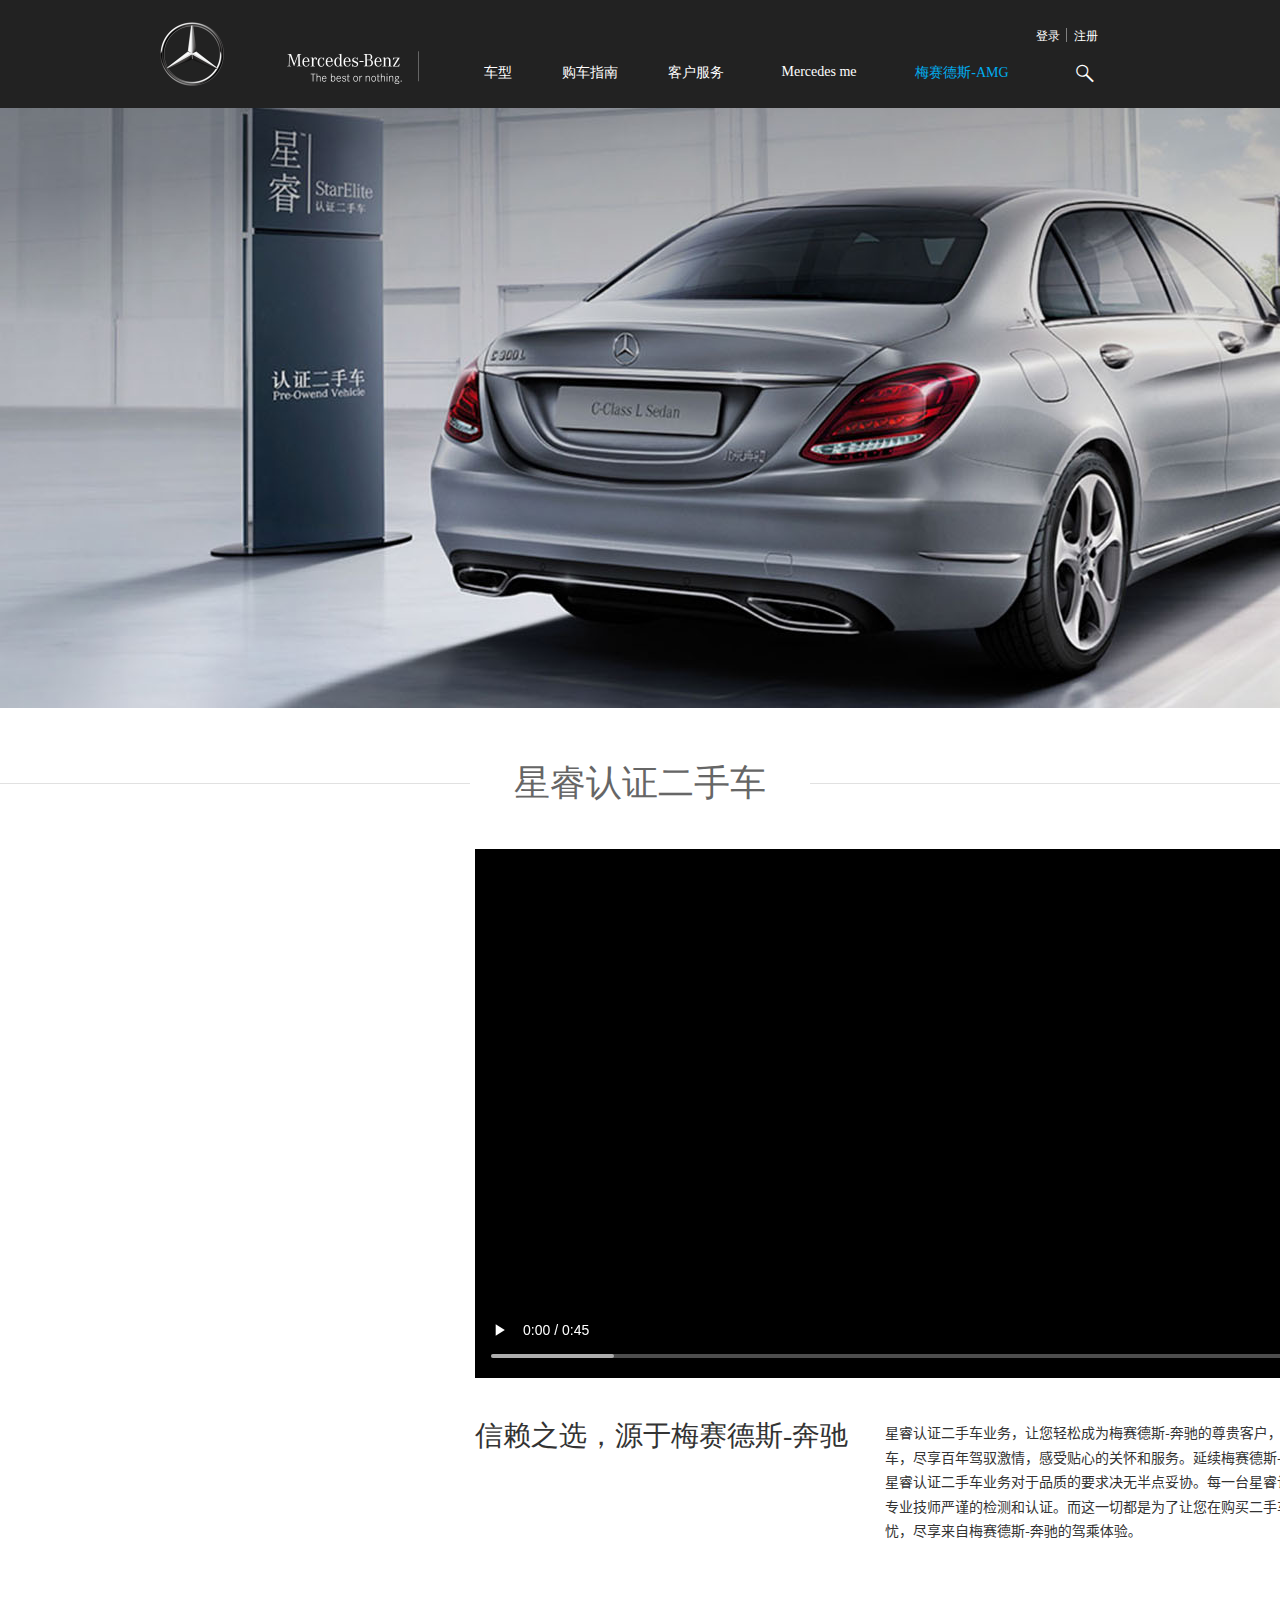
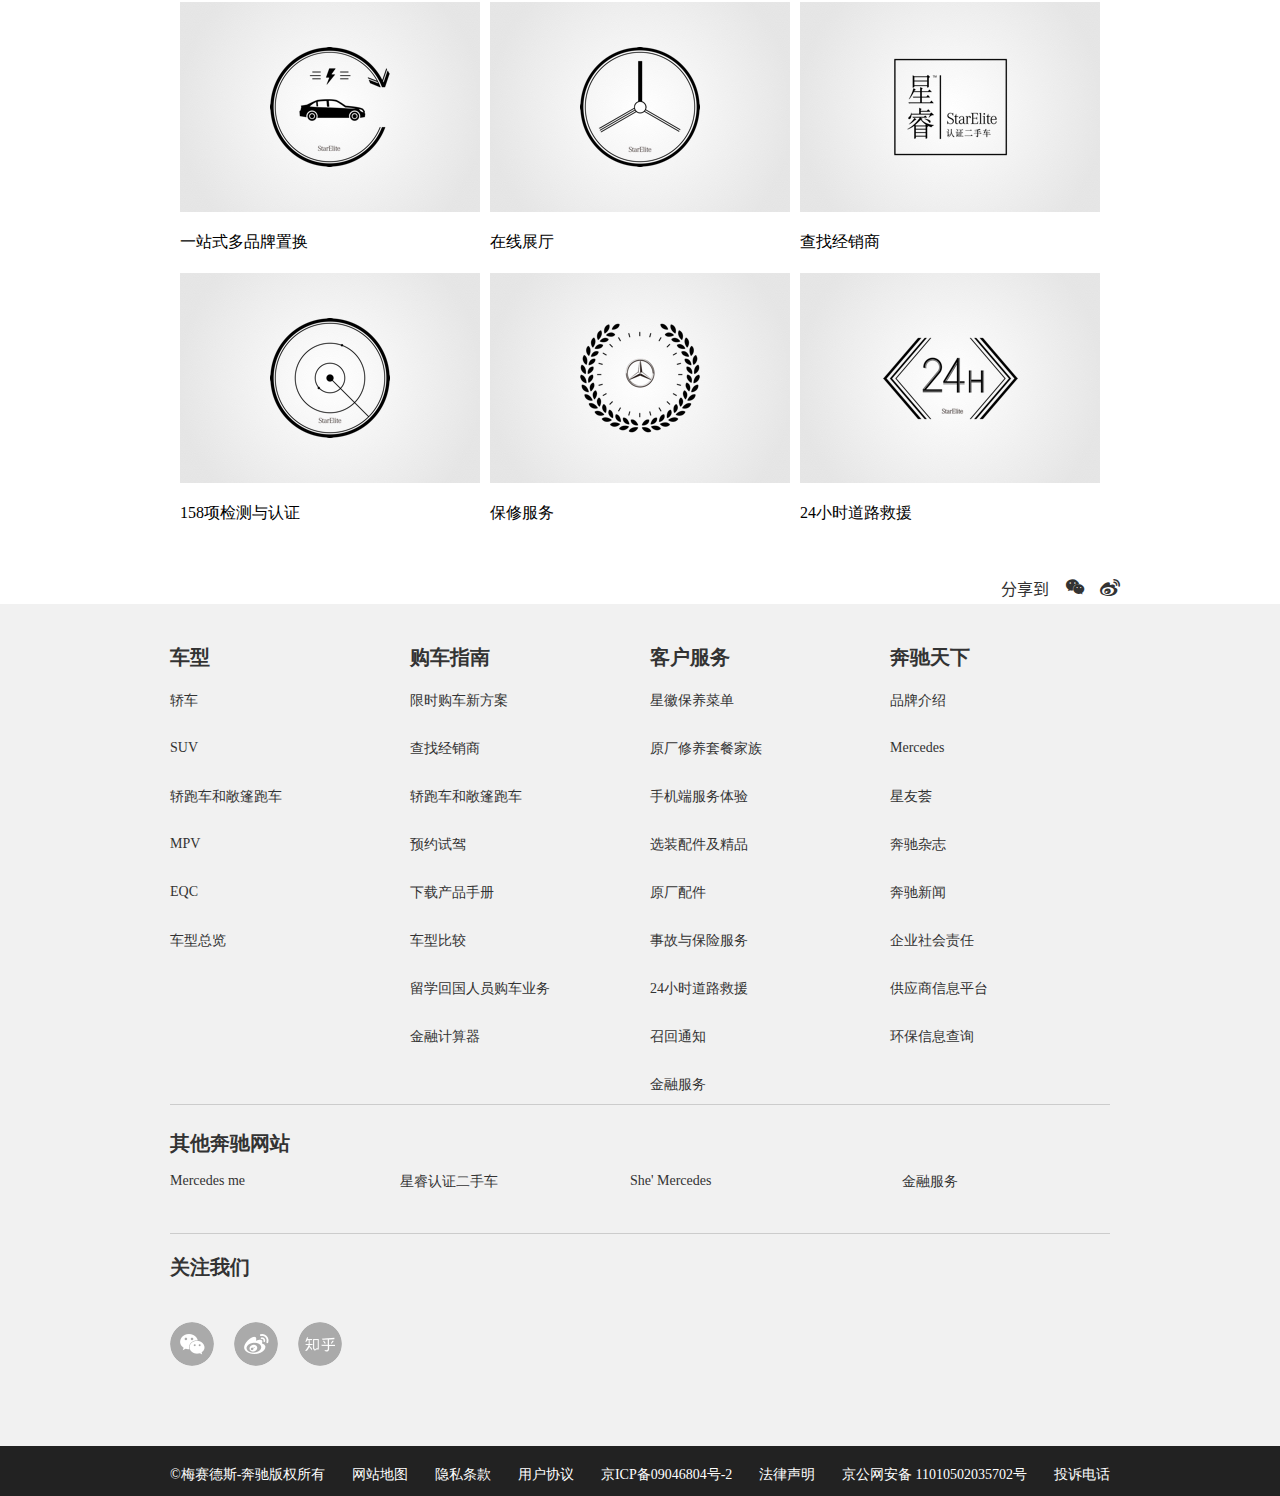
<file: renzhengershouche.html>
<!DOCTYPE html>
    <html lang="en">
    <head>
        <meta charset="UTF-8">
        <title>Document</title>
        <link rel="stylesheet" href="css/rzershouche.css">
        <link rel="stylesheet" href="css/style - star.css">
        <link rel="stylesheet" href="css/iconfont.css">
        <link rel="stylesheet" href="css/iconfont1.css">
                <script src="js/js.js"></script>
    </head>
    <body>
        <header>
            <div class="top-nav">
                <ul class="top-navtext">
                    <li><a href="index.html"><span><img src="./images/mercedes-benz-logo-desktop.png" alt="" class="mercedes-benz"></span></a></li>
                    <li><a href="chexing.html"><span>车型</span></a></li>
                    <li><a href="gouchezhinan.html"><span>购车指南</span></a></li>
                    <li><a href="kehufuwu.html"><span>客户服务</span></a></li>
                    <li><a href="mercedes.html"><span>Mercedes me</span></a></li>
                    <li><a href="msds.html"><span>梅赛德斯-AMG</span></a></li>
                </ul>
                <ul class="sousuo">
                    <li><a href="" onclick=""><span class="icon iconfont">&#xe627;</span></a></li>
                </ul>
                <ul class="denglu">
                    <li><a href="sign-up.html"><span>登录</span></a></li>
                    <li><a href="sign-in.html"><span>注册</span></a></li>
                </ul>
            </div>
        </header>
        <div class="banner"></div>
        <div class="xingrui">
            <h3>
                <span>星睿认证二手车</span>
            </h3>
        </div>
        <video controls="" autoplay="autoplay" loop="loop">
            <source src="images/star-elite-video.mp4" type="video/mp4">
        </video>
        <div class="jieshao">
            <h2>信赖之选，源于梅赛德斯-奔驰</h2>
            <p>星睿认证二手车业务，让您轻松成为梅赛德斯-奔驰的尊贵客户，拥有梦寐以求的爱<br>车，尽享百年驾驭激情，感受贴心的关怀和服务。延续梅赛德斯-奔驰一贯的美誉，<br>星睿认证二手车业务对于品质的要求决无半点妥协。每一台星睿认证二手车，均经过<br>专业技师严谨的检测和认证。而这一切都是为了让您在购买二手车时，免除后顾之<br>忧，尽享来自梅赛德斯-奔驰的驾乘体验。</p>
        </div>
        <ul class="zhishipao">
            <li>
            <a href="" class="aaa">
                <img src="images/zhishipai/1.jpg">
                <p>一站式多品牌置换</p>
            </a>
            </li>
            <li>
                <a href="" class="aaa">
                <img src="images/zhishipai/2.jpg">
                <p>在线展厅</p>
            </a>
            </li>
            <li>
                <a href="" class="aaa">
                <img src="images/zhishipai/3.jpg">
                <p>查找经销商</p>
            </a>
            </li>
            <li>
                <a href="" class="aaa">
                <img src="images/zhishipai/4.jpg">
                <p>158项检测与认证</p>
            </a>
            </li>
            <li>
                <a href="" class="aaa">
                <img src="images/zhishipai/5.jpg">
                <p>保修服务</p>
            </a>
            </li>
            <li>
                <a href="" class="aaa">
                <img src="images/zhishipai/6.jpg">
                <p>24小时道路救援</p>
            </a>
            </li>
        </ul>
        <div class="changtiao">
                <div class="zb">
                    <span>分享到</span>
                    <a href="" class="wx">&#xe605;</a>
                    <a href="" class="wx">&#xe614;</a>
                </div>
        </div>
        <footer>
            <div class="frist">
                <div class="frist_1">
                    <h4><a href="">车型</a></h4>
                    <p><a href="">轿车</a></p>
                    <p><a href="">SUV</a></p>
                    <p><a href="">轿跑车和敞篷跑车</a></p>
                    <p><a href="">MPV</a></p>
                    <p><a href="">EQC</a></p>
                    <p><a href="">车型总览</a></p>
                </div>
                <div class="frist_2">
                    <h4><a href="">购车指南</a></h4>
                    <p><a href="">限时购车新方案</a></p>
                    <p><a href="">查找经销商</a></p>
                    <p><a href="">轿跑车和敞篷跑车</a></p>
                    <p><a href="">预约试驾</a></p>
                    <p><a href="">下载产品手册</a></p>
                    <p><a href="">车型比较</a></p>
                    <p><a href="">留学回国人员购车业务</a></p>
                    <p><a href="">金融计算器</a></p>
                </div>
                <div class="frist_3">
                    <h4><a href="">客户服务</a></h4>
                    <p><a href="">星徽保养菜单</a></p>
                    <p><a href="">原厂修养套餐家族</a></p>
                    <p><a href="">手机端服务体验</a></p>
                    <p><a href="">选装配件及精品</a></p>
                    <p><a href="">原厂配件</a></p>
                    <p><a href="">事故与保险服务</a></p>
                    <p><a href="">24小时道路救援</a></p>
                    <p><a href="">召回通知</a></p>
                    <p><a href="">金融服务</a></p>
                </div>
                <div class="frist_4">
                    <h4><a href="">奔驰天下</a></h4>
                    <p><a href="">品牌介绍</a></p>
                    <p><a href="">Mercedes</a></p>
                    <p><a href="">星友荟</a></p>
                    <p><a href="">奔驰杂志</a></p>
                    <p><a href="">奔驰新闻</a></p>
                    <p><a href="">企业社会责任</a></p>
                    <p><a href="">供应商信息平台</a></p>
                    <p><a href="">环保信息查询</a></p>
                </div>
            </div>
            <div class="last">
                    <h4><a href="">其他奔驰网站</a></h4>
                    <ul>
                        <li><a href="">Mercedes me</a></li>
                        <li><a href="">星睿认证二手车</a></li>
                        <li><a href="">She' Mercedes</a></li>
                        <li><a href="">金融服务</a></li>
                    </ul>
            </div>
            <div class="guanZ">
                <h4>关注我们</h4>
                <div class="aaa">
                    <a href=""></a>
                    <a href=""></a>
                    <a href=""></a>
                </div>
            </div>
            <div class="footer_last">
                <div class="footer_lastxt">
                    <ul>
                        <li><a href="">©梅赛德斯-奔驰版权所有</a></li>
                        <li><a href="">网站地图</a></li>
                        <li><a href="">隐私条款</a></li>
                        <li><a href="">用户协议</a></li>
                        <li><a href="">京ICP备09046804号-2</a></li>
                        <li><a href="">法律声明</a></li>
                        <li><a href="">京公网安备 11010502035702号</a></li>
                        <li><a href="">投诉电话</a></li>
                    </ul>
                </div>
            </div>
        </footer>
    </body>
</html>
</file>
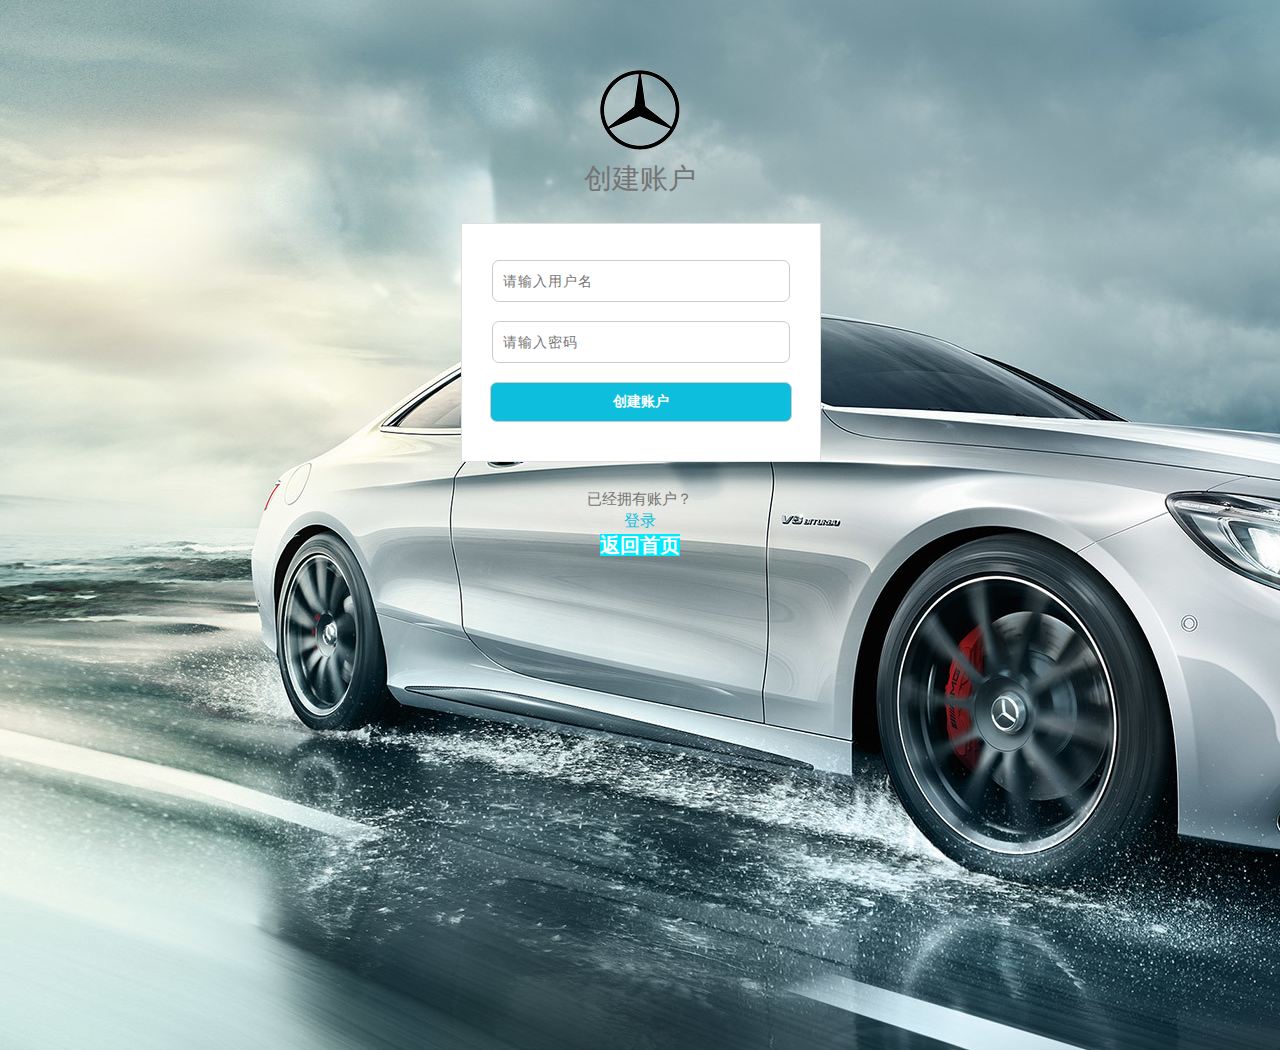
<file: sign-in.html>
<!DOCTYPE html>
<html lang="en">
<head>
    <meta charset="UTF-8">
    <title>sign-up</title>
    <link rel="stylesheet" href="css/common_form.css">
</head>
<body>
    <header>
        <div class="header-line"></div>
    </header>
    <div class="content">
        <img class="content-logo" src="images/benchi.png" alt="logo">
        <h1 class="content-title">创建账户</h1>
        <div class="content-form">
            <form method="post" action="" onsubmit="return submitTest()">
                <div id="change_margin_1">
                    <input class="user" type="text" name="user" placeholder="请输入用户名" onblur="oBlur_1()" onfocus="oFocus_1()">
                </div>
                <!-- input的value为空时弹出提醒 -->
                <p id="remind_1"></p>
                <div id="change_margin_2">
                    <input class="password" type="password" name="password" placeholder="请输入密码" onblur="oBlur_2()" onfocus="oFocus_2()">
                </div>
                <!-- input的value为空时弹出提醒 -->
                <p id="remind_2"></p>
                <div id="change_margin_3">
                    <input class="content-form-signup" type="submit" value="创建账户">
                </div>
            </form>
        </div>
        <div class="content-login-description">已经拥有账户？</div>
        <div><a class="content-login-link" href="index 2.html">登录</a></div>
        <ul class="anl">
            <p><a href="index.html">返回首页</a></p>
        </ul>
    </div>
<script src="js/test.js"></script>
</body>
</html>
</file>
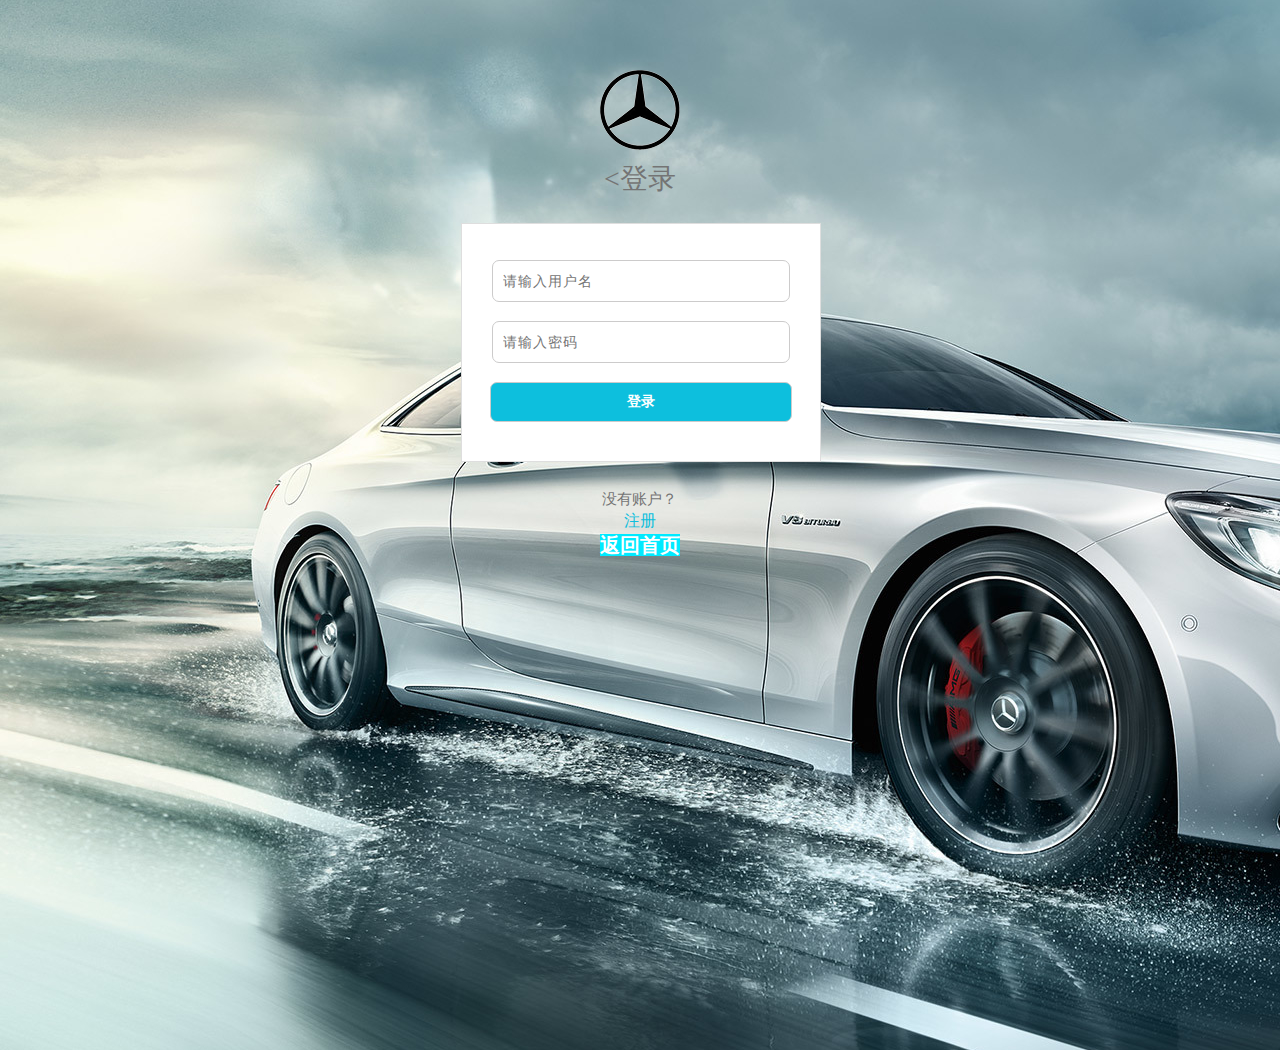
<file: sign-up.html>
<!DOCTYPE html>
<html lang="en">
<head>
    <meta charset="UTF-8">
    <title>log-in</title>
    <link rel="stylesheet" href="css/common_form.css">
</head>
<body>
    <header>
        <div class="header-line"></div>
    </header>
    <div class="content" >
        <img class="content-logo" src="images/benchi.png" alt="logo">
        <h1 class="content-title"><登录</h1>
        <div class="content-form">
            <form method="post" action="" onsubmit="return submitTest()">
                <div id="change_margin_1">
                    <input class="user" type="text" name="user" placeholder="请输入用户名" onblur="oBlur_1()" onfocus="oFocus_1()">
                </div>
                <!-- input的value为空时弹出提醒 -->
                <p id="remind_1"></p>
                <div id="change_margin_2">
                    <input class="password" type="password" name="password" placeholder="请输入密码" onblur="oBlur_2()" onfocus="oFocus_2()">
                </div>
                <!-- input的value为空时弹出提醒 -->
                <p id="remind_2"></p>
                <div id="change_margin_3">
                    <input class="content-form-signup" type="submit" value="登录">
                </div>
            </form>
        </div>
        <div class="content-login-description">没有账户？</div>
        <div><a class="content-login-link" href="index1.html">注册</a></div>
        <ul class="anl">
            <p><a href="index.html">返回首页</a></p>
        </ul>
    </div>
<script src="js/test.js"></script>
</body>
</html>
</file>
<file: css/style.css>
header{
	width:100%;
	height: 108px;
	background: #222222;
}
.top-nav{
	width:960px;
	height: 108px;
	margin:auto auto;
	position: relative;
}
.top-navtext{
	width:875px;
	height: 64px;
	margin:auto auto;
	margin-top: 22px;
	float: left;
}
.top-navtext>li:nth-child(1){
	width: 274px;
	height: 67px;
}
.top-navtext>li:nth-child(1)>a{
	width:279px;
	height: 67px;
}
.top-navtext>li:nth-child(1)>a>span{
	width: 259px;
	height: 67px;
}
.mercedes-benz{
	width: 259px;
	height: 64px;
	cursor: pointer;
}
.top-navtext>li:nth-child(2){
	width: 78px;
	height: 60px;
	float: left;
	margin-left: 299px;
	margin-top: -25px;
	text-align: center;
}
.top-navtext>li:nth-child(2)>a{
	width: 78px;
	height: 20px;
	float: left;
}
.top-navtext>li:nth-child(3){
	width: 106px;
	height: 60px;
	float: left;
	margin-top: -25px;
	text-align: center;
}
.top-navtext>li:nth-child(3)>a{
	width: 106px;
	height: 20px;
	float: left;
}
.top-navtext>li:nth-child(4){
	width: 106px;
	height: 60px;
	float: left;
	margin-top: -25px;
	text-align: center;
}
.top-navtext>li:nth-child(4)>a{
	width: 106px;
	height: 20px;
	float: left;
}
.top-navtext>li:nth-child(5){
	width: 140px;
	height: 60px;
	float: left;
	margin-top: -25px;
	text-align: center;
}
.top-navtext>li:nth-child(5)>a{
	width: 140px;
	height: 20px;
	float: left;
}
.top-navtext>li:nth-child(6){
	width: 146px;
	height: 60px;
	float: left;
	margin-top: -25px;
	text-align: center;
}
.top-navtext>li:nth-child(6)>a{
	width: 146px;
	height: 20px;
	float: left;
}
.sousuo{
	width:50px;
	height: 40px;
	float: left;
	margin-top: 62px;
	margin-left: 20px;
}
.sousuo>li{
	width:50px;
	height: 40px;
}
.sousuo>li>a{
	width:50px;
	height: 40px;
}
.sousuo>li>a>span{
	width:20px;
	height: 20px;
	font-size:20px;
	margin-left: 20px;
}
.denglu{
	width:74px;
	height: 14px;
	position: absolute;
	left:870px;
	top:28px;
}
.denglu>li{
	width:37px;
	height: 14px;
	float: left;
	text-align: center;
	box-sizing:border-box;
}
.denglu>li>a>span{
	width:37px;
	height: 14px;
	font-size: 12px;
}
.denglu>li>a{
	width:37px;
	height: 14px;
}
.denglu>li:nth-child(1){
	border-right: 1px solid gray;
}
.banner{
	width:100%;
	height: 792.91px;
	position:relative;
	overflow:hidden;
}
.banner>ul>li>a{
	width:1920px;
	height: 792.91px;
	display: block;
}
.banner>ul>li>a>img{
	width:1920px;
	height: 792.91px;
}
#ul1{
	height:792.91px;
	position:absolute;
	left:0px;
	top:0px;
}
#ul1>li{
	width:1920px;
	height:792.91px;
	float:left;
}
#ul2{
	width:100%;
	height:1px;
	position:absolute;
	left:800px;
	top:750px;
	bottom:0px;
}
#ul2>li{
	width:50px;
	height:100%;
	margin-left:10px;
	background:white;
	float:left;
	line-height:32px;
	text-align:center;
	box-sizing:border-box;
	font-size:13px;
}
#ul2>li:first-child{
	margin:0px;
}
#ul2:hover{
	height:5px;
}
#ul2>li:hover{
	background:#00ADEF;
}
.body{
	width:100%;
	margin-top: 80px;
}
.header{
	width:940px;
	height:491px; 
	margin:auto auto;
	text-align: center;
    font-size: 36px;
    line-height: 50px;
}
.header>span{
	width:940px;
	height:50px; 
	margin:auto auto;
	text-align: center;
    font-size: 36px;
    line-height: 50px;
    color:#666666;
    display: block;
    margin-bottom: 40px;
}
.zhonglei{
	width: 940px;
	height: 400px;
	background: url(../images/d-mb-homepage-all-vehicles-bg-img.jpg);
	background-size: 940px 400px;
	margin-top: 50px;
	position: relative;
	z-index: 1;
}
.zhonglei>ul{
	width: 940px;
	height: 400px;
}
.zhonglei>ul>li{
	width:235px;
	height: 400px;
	border-right: 1px solid white;
	box-sizing:border-box;
	float: left;
}
.zhonglei>ul>li>a{
	width:235px;
	height: 400px;
	display: block;
}
.zhonglei>ul>li:nth-child(4){
	width:235px;
	height: 400px;
	border-right: 0px solid white;
	box-sizing:border-box;
}
.zhonglei>ul>li:hover{
	background: black;
	opacity: 0.6;
}
.zhonglei>ul>li>a:hover{
	color:white;
}
.zhonglei>ul>li>a:hover>span{
	background:white;
}
.zhonglei>ul>li:hover>a>p{
	margin-top: -50px;
	font-weight: 600;
	font-size: 24px;
}
.zhonglei>ul>li:nth-child(1)>a>p{
	font-size:20px;
	position: absolute;
	top:300px;
	left:95px;
	z-index: 2;
}
.zhonglei>ul>li:nth-child(2)>a>p{
	font-size:20px;
	position: absolute;
	top:300px;
	left:330px;
	z-index: 2;
}
.zhonglei>ul>li:nth-child(3)>a>p{
	font-size:20px;
	position: absolute;
	top:300px;
	left:515px;
	z-index: 2;
}
.zhonglei>ul>li:nth-child(4)>a>p{
	font-size:20px;
	position: absolute;
	top:300px;
	left:800px;
	z-index: 2;
}
.gongju{
	width:940px;
	height:270px; 
	margin:auto auto;
	text-align: center;
    font-size: 36px;
    line-height: 50px;
    margin-top: 60px;
}
.gongju>span{
	width:940px;
	height:50px; 
	margin:auto auto;
	text-align: center;
    font-size: 36px;
    line-height: 50px;
    color:#666666;
    display: block;
    margin-bottom: 40px;
}
.gongju>ul{
	width: 940px;
	height: 96px;
}
.gongju>ul>li{
	width: 220px;
	height: 96px;
	float: left;
	color:#666666;
}
.gongju>ul>li>a{
	width: 220px;
	height: 96px;
	color:#666666;
}
.gongju>ul>li>a>span{
	width:33px;
	height: 39px;
	font-size: 33px;
}
.gongju>ul>li>a>p{
	width:220px;
	height: 32px;
	font-size: 20px;
}
.gengduo{
	width:940px;
	height:800px; 
	margin:auto auto;
	text-align: center;
    font-size: 36px;
    line-height: 50px;
    position: relative;
}
.gengduo>span{
	width:940px;
	height:50px; 
	margin:auto auto;
	text-align: center;
    font-size: 36px;
    line-height: 50px;
    color:#666666;
    display: block;
    margin-bottom: 40px;
}
.xinfangan{
	width: 940px;
	height: 392px;
	background: url(../images/1231攻新计新图-pc.jpg);
	background-size: 940px 392px;
}
.xinfangan>a{
	width: 940px;
	height: 392px;
	display: block;
}
.xinfangan>a:hover{
	background: black;
	opacity: 0.5;
}
.xinfanganTxt{
	color:white;
	font-size: 30px;
	position: absolute;
	top:248px;
	left:50px;
}
.xinfanganMore{
	width:320px;
	position: absolute;
	font-size: 20px;
	top:300px;
	left:0px;
	color:white;
	visibility: hidden;
}
.xinfanganMore:hover{
	background: black;
}
.xinfanganMore>a{
	display: block;
	color:white;
	font-size: 20px;
}
.woman{
	width: 620px;
	height: 300px;
	margin-top:10px;
	background: url(../images/0917shes-pc.jpg);
	background-size: 620px 300px;
	float: left;
}
.woman>a{
	width: 620px;
	height: 300px;
	display: block;
}
.woman>a:hover{
	background: black;
	opacity: 0.5;
}
.womanTxt{
	color:white;
	font-size: 30px;
	position: absolute;
	top:619px;
	left:10px;
}
.womanMore{
	width:320px;
	position: absolute;
	font-size: 20px;
	top:670px;
	left:0px;
	color:white;
	visibility: hidden;
}
.womanMore:hover{
	background: black;
}
.womanMore>a{
	display: block;
	color:white;
	font-size: 20px;
}
.xingyouhui{
	width: 310px;
	height: 300px;
	margin-left: 10px;
	float: left;
	margin-top: 10px;
	background: url(../images/星友荟1.jpg);
	background-size: 310px 300px;
}
.xingyouhui>a{
	width: 310px;
	height: 300px;
	display: block;
}
.xingyouhui>a:hover{
	background: black;
	opacity: 0.5;
}
.xingyouhuiTxt{
	color:white;
	font-size: 30px;
	position: absolute;
	top:582px;
	left:742px;
}
.xingyouhuiMore{
	width:300px;
	position: absolute;
	font-size: 20px;
	top:630px;
	left:635px;
	color:white;
	visibility: hidden;
}
.xingyouhuiMore:hover{
	background: black;
}
.xingyouhuiMore>a{
	display: block;
	color:white;
	font-size: 20px;
}
.shijia{
	width:100%;
	height: 528.94px;
	background: url(../images/E-Class-Coupe.jpg);
	background-size:1920px 528.94px;
	margin-top: 80px;
	position: relative;
}
.shijiaTxt{
	background: white;
	opacity: 0.7;
	width:300px;
	height: 167px;
	float: left;
	margin-left: 483px;
	margin-top: 190px;
}
.shijiaStar{
	width:260px;
	height: 120px;
	color:#333333;
	position: absolute;
	top:216px;
	left:536px;
	font-size: 20px;
}
.shijiaStar>p:nth-child(1){
	font-size: 30px;
	margin-bottom: 20px;
}
.shijiaStar>p:nth-child(2){
	margin-bottom: 20px;
}
.shijiaStar>a{
	color:#333333;
	font-size: 14px;
}
.fenxiang{
	width:100%;
	height: 172px;
}
.fenxiangTo{
	width:940px;
	height: 32px;
	margin:40px auto;
}
.fenxiangTo>p{
	width:48px;
	height: 21px;
	float:right;
	font-size: 16px;
	line-height: 21px;
	margin-top: 5px;
}
.fenxiangTo>a{
	width:32px;
	height: 32px;
	display: block;
	color:#333333;
	float:right;
	margin-left:20px;
}
.fenxiangTo>a:hover{
	color:#333333;
}
.fenxiangTo>a>span{
	width:32px;
	height: 32px;
	display: block;
	font-size: 28px;
	line-height: 32px;
}
footer{
	width:100%;
	height: 892px;
	background: #F1F1F1;
}
.frist{
	width: 940px;
	height: 500px;
	margin: auto auto;
	border-bottom: 1px solid #cccccc;
}
h4{
	width:220px;
	height: 48px;
	font-size: 20px;
}
h4>a{
	color:#333333;
}
h4>a:hover{
	color:#0090FE;
}
.frist_1{
	width: 220px;
	height: 486px;
	float: left;
	margin-top: 40px;
	margin-right: 20px;
}
.frist_1>p{
	width:220px;
	height: 48px;
}
.frist_1>p>a{
	width:220px;
	height: 48px;
	color:#333333;
}
.frist_1>p>a:hover{
	color:#0090FE;
}
.frist_2{
	width:220px;
	height: 486px;
	float: left;
	margin-top: 40px;
	margin-right: 20px;
}
.frist_2>p>a{
	width:220px;
	height: 48px;
	color:#333333;
}
.frist_2>p>a:hover{
	color:#0090FE;
}
.frist_2>p{
	width:220px;
	height: 48px;
}
.frist_3{
	width:220px;
	height: 486px;
	float: left;
	margin-top: 40px;
	margin-right: 20px;
}
.frist_3>p>a{
	width:220px;
	height: 48px;
	color:#333333;
}
.frist_3>p>a:hover{
	color:#0090FE;
}
.frist_3>p{
	width:220px;
	height: 48px;
}
.frist_4{
	width:220px;
	height: 486px;
	float: left;
	margin-top: 40px;
}
.frist_4>p>a{
	width:220px;
	height: 48px;
	color:#333333;
}
.frist_4>p>a:hover{
	color:#0090FE;
}
.frist_4>p{
	width:220px;
	height: 48px;
}
.last{
	width: 940px;
	height: 128px;
	border-bottom: 1px solid #cccccc;
	margin:auto auto;
	margin-bottom: 20px;
}
.last>ul{
	width: 940px;
	height: 19px;
	margin-top: 20px;
}
.last>ul>li{
	float:left;
	width:230px;
	height:19px;
}
.last>ul>li:nth-child(3){ 
	width:200px;
}
.last>ul>li:nth-child(4){ 
	width:200px;
	text-align: center;
}
.last>ul>li>a{
	width:226px;
	height:19px;
	color:#333333;
}
.last>ul>li>a:hover{
	color:#0090FE;
}
.guanZ{
	width:940px;
	height: 148px;
	margin:auto auto;
}
.aaa{
	width:940px;
	height: 44px;
	margin-top: 20px;
}
.aaa>a:nth-child(1){
	display: block;
	width:44px;
	height: 44px;
	border-radius: 50%;
	background: url(../images/wechat.png);
	background-size: 44px 44px;
	float: left;
	margin-right: 20px;
}
.aaa>a:nth-child(1):hover{
	background: url(../images/wechat_mouse_over.png);
	background-size: 44px 44px;
}
.aaa>a:nth-child(2){
	display: block;
	width:44px;
	height: 44px;
	border-radius: 50%;
	background: url(../images/sina.png);
	background-size: 44px 44px;
	float: left;
	margin-right: 20px;
}
.aaa>a:nth-child(2):hover{
	background: url(../images/sina_mouse_over.png);
	background-size: 44px 44px;
}
.aaa>a:nth-child(3){
	display: block;
	width:44px;
	height: 44px;
	border-radius: 50%;
	background: url(../images/zhihu.png);
	background-size: 44px 44px;
	float: left;
}
.aaa>a:nth-child(3):hover{
	background: url(../images/zhihu_mouse_over.png);
	background-size: 44px 44px;
}
.footer_last{
	width:100%;
	height: 50px;
	background: #222222;
	margin-top: 44px;
}
.footer_lastxt{
	width:940px;
	height: 21px;
	margin:0 auto;
	display: flex;
	padding-top: 20px;
}
.footer_lastxt>ul{
	width:940px;
	height: 21px;
	display: flex;
	justify-content: space-between;
}
.footer_lastxt>ul>li{
	float:left;
}
</file>
<file: css/style - star.css>
body,ul,ol,li,p,h1,h2,h3,h4,h5,h6,form,fieldset,table,td,img,div{margin:0;padding:0;border:0;} 
body{background:#fff;color:#333;font-size:14px;font-family:"SimSun","宋体","Arial Narrow";} 
 
ul,ol{list-style-type:none;} 
select,input,img,select{vertical-align:middle;} 
 
a{
	text-decoration:none;
	color:white;
} 
a:hover,a:active,a:focus{color:#00ADEF;}
</file>
<file: css/iconfont.css>
@font-face {font-family: "iconfont";
  src: url('iconfont.eot?t=1551687032292'); /* IE9 */
  src: url('iconfont.eot?t=1551687032292#iefix') format('embedded-opentype'), /* IE6-IE8 */
  url('[data-uri]') format('woff2'),
  url('iconfont.woff?t=1551687032292') format('woff'),
  url('iconfont.ttf?t=1551687032292') format('truetype'), /* chrome, firefox, opera, Safari, Android, iOS 4.2+ */
  url('iconfont.svg?t=1551687032292#iconfont') format('svg'); /* iOS 4.1- */
}

.iconfont {
  font-family: "iconfont" !important;
  font-size: 16px;
  font-style: normal;
  -webkit-font-smoothing: antialiased;
  -moz-osx-font-smoothing: grayscale;
}

.icon-gouwucheman:before {
  content: "\344b";
}

.icon-weixin:before {
  content: "\e679";
}

.icon-zuojiantou:before {
  content: "\e641";
}

.icon-sousu:before {
  content: "\e627";
}

.icon-qiche:before {
  content: "\e622";
}

.icon-dingwei:before {
  content: "\e63c";
}

.icon-fangxiangpan:before {
  content: "\e607";
}

.icon-xinlang:before {
  content: "\e614";
}

.icon-weixin1:before {
  content: "\e60a";
}

.icon-youjiantou:before {
  content: "\e642";
}

.icon-kefu:before {
  content: "\e62d";
}

.icon-hengxian2:before {
  content: "\e506";
}
</file>
<file: css/gouchezhinan.css>
header{
	width:100%;
	height: 108px;
	background: #222222;
}
.top-nav{
	width:960px;
	height: 108px;
	margin:auto auto;
	position: relative;
}
.top-navtext{
	width:875px;
	height: 64px;
	margin:auto auto;
	margin-top: 22px;
	float: left;
}
.top-navtext>li:nth-child(1){
	width: 274px;
	height: 67px;
}
.top-navtext>li:nth-child(1)>a{
	width:279px;
	height: 67px;
}
.top-navtext>li:nth-child(1)>a>span{
	width: 259px;
	height: 67px;
}
.mercedes-benz{
	width: 259px;
	height: 64px;
	cursor: pointer;
}
.top-navtext>li:nth-child(2){
	width: 78px;
	height: 60px;
	float: left;
	margin-left: 299px;
	margin-top: -25px;
	text-align: center;
}
.top-navtext>li:nth-child(2)>a{
	width: 78px;
	height: 20px;
	float: left;
}
.top-navtext>li:nth-child(3){
	width: 106px;
	height: 60px;
	float: left;
	margin-top: -25px;
	text-align: center;
}
.top-navtext>li:nth-child(3)>a{
	width: 106px;
	height: 20px;
	float: left;
	color:#00ADEF;
}
.top-navtext>li:nth-child(4){
	width: 106px;
	height: 60px;
	float: left;
	margin-top: -25px;
	text-align: center;
}
.top-navtext>li:nth-child(4)>a{
	width: 106px;
	height: 20px;
	float: left;
}
.top-navtext>li:nth-child(5){
	width: 140px;
	height: 60px;
	float: left;
	margin-top: -25px;
	text-align: center;
}
.top-navtext>li:nth-child(5)>a{
	width: 140px;
	height: 20px;
	float: left;
}
.top-navtext>li:nth-child(6){
	width: 146px;
	height: 60px;
	float: left;
	margin-top: -25px;
	text-align: center;
}
.top-navtext>li:nth-child(6)>a{
	width: 146px;
	height: 20px;
	float: left;
}
.sousuo{
	width:50px;
	height: 40px;
	float: left;
	margin-top: 62px;
	margin-left: 20px;
}
.sousuo>li{
	width:50px;
	height: 40px;
}
.sousuo>li>a{
	width:50px;
	height: 40px;
}
.sousuo>li>a>span{
	width:20px;
	height: 20px;
	font-size:20px;
	margin-left: 20px;
}
.denglu{
	width:74px;
	height: 14px;
	position: absolute;
	left:870px;
	top:28px;
}
.denglu>li{
	width:37px;
	height: 14px;
	float: left;
	text-align: center;
	box-sizing:border-box;
}
.denglu>li>a>span{
	width:37px;
	height: 14px;
	font-size: 12px;
}
.denglu>li>a{
	width:37px;
	height: 14px;
}
.denglu>li:nth-child(1){
	border-right: 1px solid gray;
}
.body{
	width: 100%;
	height: 619px;
	margin-top: 50px;
	margin-bottom: 50px;
}
.bodyHeader{
	width: 940px;
	height: 50px;
	margin:auto auto;
	font-size:30px;
	margin-bottom: 20px;
}
.bodyBody{
	width: 940px;
	height: 495px;
	margin:auto auto;
	border-bottom: 1px solid #ccc;
}
.body_1{
	width:220px;
	height: 207px;
	float: left;
}
.body_1>a{
	width:220px;
	height: 207px;
}
.body_1>a>p:nth-child(1){
	width: 220px;
	height: 120px;
	background: url(../images/440.jpg);
	background-size: 220px 120px;
	margin-bottom: 20px;
}
.body_1>a>p:nth-child(2){
	color:#333333;
}
.body_1>a:hover>p:nth-child(2){
	color:#00ADEF;
}
.body_1>a>p:nth-child(3){
	color:#666666;
	font-size: 12px;
	margin-top: 10px;
}
.body_1>a>p:nth-child(4){
	color:#666666;
	font-size: 12px;
	margin-top: 10px;
}

.body_2{
	width:220px;
	height: 207px;
	float: left;
	margin-left: 20px;
}
.body_2>a{
	width:220px;
	height: 207px;
}
.body_2>a>p:nth-child(1){
	width: 220px;
	height: 120px;
	background: url(../images/440240new.jpg);
	background-size: 220px 120px;
	margin-bottom: 20px;
}
.body_2>a>p:nth-child(2){
	color:#333333;
}
.body_2>a:hover>p:nth-child(2){
	color:#00ADEF;
}
.body_2>a>p:nth-child(3){
	color:#666666;
	font-size: 12px;
	margin-top: 10px;
}
.body_2>a>p:nth-child(4){
	color:#666666;
	font-size: 12px;
	margin-top: 10px;
}

.body_3{
	width:220px;
	height: 207px;
	float: left;
	margin-left: 20px;
}
.body_3>a{
	width:220px;
	height: 207px;
}
.body_3>a>p:nth-child(1){
	width: 220px;
	height: 120px;
	background: url(../images/Dealer_Locator.png);
	background-size: 220px 120px;
	margin-bottom: 20px;
}
.body_3>a>p:nth-child(2){
	color:#333333;
}
.body_3>a:hover>p:nth-child(2){
	color:#00ADEF;
}
.body_3>a>p:nth-child(3){
	color:#666666;
	font-size: 12px;
	margin-top: 10px;
}
.body_3>a>p:nth-child(4){
	color:#666666;
	font-size: 12px;
	margin-top: 10px;
}

.body_4{
	width:220px;
	height: 207px;
	float: left;
	margin-left: 20px;
}
.body_4>a{
	width:220px;
	height: 207px;
}
.body_4>a>p:nth-child(1){
	width: 220px;
	height: 120px;
	background: url(../images/Test_Drive.png);
	background-size: 220px 120px;
	margin-bottom: 20px;
}
.body_4>a>p:nth-child(2){
	color:#333333;
}
.body_4>a:hover>p:nth-child(2){
	color:#00ADEF;
}
.body_4>a>p:nth-child(3){
	color:#666666;
	font-size: 12px;
	margin-top: 10px;
}
.body_4>a>p:nth-child(4){
	color:#666666;
	font-size: 12px;
	margin-top: 10px;
}

.body_5{
	width:220px;
	height: 207px;
	float: left;
	margin-top: 20px;
}
.body_5>a{
	width:220px;
	height: 207px;
}
.body_5>a>p:nth-child(1){
	width: 220px;
	height: 120px;
	background: url(../images/Financial_Calculator.png);
	background-size: 220px 120px;
	margin-bottom: 20px;
}
.body_5>a>p:nth-child(2){
	color:#333333;
}
.body_5>a:hover>p:nth-child(2){
	color:#00ADEF;
}
.body_5>a>p:nth-child(3){
	color:#666666;
	font-size: 12px;
	margin-top: 10px;
}
.body_5>a>p:nth-child(4){
	color:#666666;
	font-size: 12px;
	margin-top: 10px;
}
.navagation{
	width:100%;
	height: 64px;
}
.navagationTxt{
	width:940px;
	height: 64px;
	margin:auto auto;
	margin-top: 20px;
}
.navagationTxt_1{
	width:114px;
	height: 21px;
	border-right: 1px solid #333;
	float: left;
}
.navagationTxt_1>a{
	width:74px;
	height: 21px;
	display: block;
	color:#270027;
	font-size: 18px;
	font-weight: 400;
}
.navagationTxt_2{
	width:168px;
	height: 21px;
	border-right: 1px solid #333;
	float: left;
}
.navagationTxt_2>a{
	width:108px;
	height: 21px;
	display: block;
	color:#270027;
	font-size: 18px;
	font-weight: 400;
	margin:auto auto;
}
.navagationTxt_3{
	width:168px;
	height: 21px;
	float: left;
}
.navagationTxt_3>a{
	width:108px;
	height: 21px;
	display: block;
	color:#270027;
	font-size: 18px;
	font-weight: 400;
	margin:auto auto;
}
.zaixiangouche{
	width:100%;
	height: 1361px;
}
.zaixiangouche>span{
	width:940px;
	height:50px; 
	margin:auto auto;
	text-align: center;
    font-size: 36px;
    line-height: 50px;
    color:#666666;
    display: block;
    margin-bottom: 40px;
}
.img{
	width:940px;
	height: 1200px;
	margin:auto auto;
	position: relative;
}
.img_1{
	width:940px;
	height: 300px;
	background:url(../images/GLS_OneWeb_PC.jpg);
	background-size: 940px 300px;
}
.img_1:hover>a{
	background: black;
	opacity: 0.3;
}
.img_1>a{
	width:940px;
	height: 300px;
	display: block;
}
.img_1txt{
	width:320px;
	height: 120px;
	color:white;
	position: absolute;
	top:100px;
	left:50px;
	visibility: hidden;
}
.img_1txt>a:nth-child(1){
	width: 320px;
	font-size: 30px;
	margin-bottom: 20px;
	display: block;
}
.img_1txt>a:nth-child(2){
	width: 320px;
	font-size: 16px;
	display: block;
	margin-bottom: 20px;
}
.img_1txt>a:nth-child(3){
	width: 320px;
	font-size: 14px;
	display: block;
}
.img_1txt>a:nth-child(1):hover{
	color:white;
}
.img_1txt>a:nth-child(2):hover{
	color:white;
}
.img_1txt>a:nth-child(3):hover{
	color:#00ADEF;
}


.img_2{
	width:940px;
	height: 300px;
	background:url(../images/GLA.jpg);
	background-size: 940px 300px;
	margin-top: 10px;
}
.img_2:hover>a{
	background: black;
	opacity: 0.5;
}
.img_2>a{
	width:940px;
	height: 300px;
	display: block;
}
.img_2txt{
	width:320px;
	height: 120px;
	color:white;
	position: absolute;
	top:400px;
	left:50px;
	visibility: hidden;
}
.img_2txt>a:nth-child(1){
	width: 320px;
	font-size: 30px;
	margin-bottom: 20px;
	display: block;
}
.img_2txt>a:nth-child(2){
	width: 320px;
	font-size: 16px;
	display: block;
	margin-bottom: 20px;
}
.img_2txt>a:nth-child(3){
	width: 320px;
	font-size: 14px;
	display: block;
}
.img_2txt>a:nth-child(1):hover{
	color:white;
}
.img_2txt>a:nth-child(2):hover{
	color:white;
}
.img_2txt>a:nth-child(3):hover{
	color:#00ADEF;
}

.img_3{
	width:940px;
	height: 300px;
	background:url(../images/oneweb.jpg);
	background-size: 940px 300px;
	margin-top: 10px;
}
.img_3:hover>a{
	background: black;
	opacity: 0.5;
}
.img_3>a{
	width:940px;
	height: 300px;
	display: block;
}
.img_3txt{
	width:320px;
	height: 120px;
	color:white;
	position: absolute;
	top:710px;
	left:50px;
	visibility: hidden;
}
.img_3txt>a:nth-child(1){
	width: 320px;
	font-size: 30px;
	margin-bottom: 20px;
	display: block;
}
.img_3txt>a:nth-child(2){
	width: 320px;
	font-size: 16px;
	display: block;
	margin-bottom: 20px;
}
.img_3txt>a:nth-child(3){
	width: 320px;
	font-size: 14px;
	display: block;
}
.img_3txt>a:nth-child(1):hover{
	color:white;
}
.img_3txt>a:nth-child(2):hover{
	color:white;
}
.img_3txt>a:nth-child(3):hover{
	color:#00ADEF;
}

.img_4{
	width:620px;
	height: 300px;
	background:url(../images/OneWebpc.jpg);
	background-size: 620px 300px;
	margin-top: 10px;
	float: left;
}
.img_4:hover>a{
	background: black;
	opacity: 0.5;
}
.img_4>a{
	width:620px;
	height: 300px;
	display: block;
}
.img_4txt{
	width:320px;
	height: 120px;
	color:white;
	position: absolute;
	top:1020px;
	left:50px;
	visibility: hidden;
}
.img_4txt>a:nth-child(1){
	width: 320px;
	font-size: 30px;
	margin-bottom: 20px;
	display: block;
}
.img_4txt>a:nth-child(2){
	width: 320px;
	font-size: 16px;
	display: block;
	margin-bottom: 20px;
}
.img_4txt>a:nth-child(3){
	width: 320px;
	font-size: 14px;
	display: block;
}
.img_4txt>a:nth-child(1):hover{
	color:white;
}
.img_4txt>a:nth-child(2):hover{
	color:white;
}
.img_4txt>a:nth-child(3):hover{
	color:#00ADEF;
}

.img_5{
	width:310px;
	height: 300px;
	background:url(../images/A级PC端.jpg);
	background-size: 310px 300px;
	margin-top: 10px;
	margin-left: 10px;
	float: left;
}
.img_5:hover>a{
	background: black;
	opacity: 0.5;
}
.img_5>a{
	width:310px;
	height: 300px;
	display: block;
}
.img_5txt{
	width:280px;
	height: 120px;
	color:white;
	position: absolute;
	top:1020px;
	left:650px;
	visibility: hidden;
}
.img_5txt>a:nth-child(1){
	width: 280px;
	font-size: 30px;
	margin-bottom: 20px;
	display: block;
}
.img_5txt>a:nth-child(2){
	width: 280px;
	font-size: 16px;
	display: block;
	margin-bottom: 20px;
}
.img_5txt>a:nth-child(3){
	width: 280px;
	font-size: 14px;
	display: block;
}
.img_5txt>a:nth-child(1):hover{
	color:white;
}
.img_5txt>a:nth-child(2):hover{
	color:white;
}
.img_5txt>a:nth-child(3):hover{
	color:#00ADEF;
}
.fenxiang{
	width:100%;
	height: 172px;
}
.fenxiangTo{
	width:940px;
	height: 32px;
	margin:40px auto;
}
.fenxiangTo>p{
	width:48px;
	height: 21px;
	float:right;
	font-size: 16px;
	line-height: 21px;
	margin-top: 5px;
}
.fenxiangTo>a{
	width:32px;
	height: 32px;
	display: block;
	color:#333333;
	float:right;
	margin-left:20px;
}
.fenxiangTo>a:hover{
	color:#333333;
}
.fenxiangTo>a>span{
	width:32px;
	height: 32px;
	display: block;
	font-size: 28px;
	line-height: 32px;
}
footer{
	width:100%;
	height: 892px;
	background: #F1F1F1;
}
.frist{
	width: 940px;
	height: 500px;
	margin: auto auto;
	border-bottom: 1px solid #cccccc;
}
h4{
	width:220px;
	height: 48px;
	font-size: 20px;
}
h4>a{
	color:#333333;
}
h4>a:hover{
	color:#0090FE;
}
.frist_1{
	width: 220px;
	height: 486px;
	float: left;
	margin-top: 40px;
	margin-right: 20px;
}
.frist_1>p{
	width:220px;
	height: 48px;
}
.frist_1>p>a{
	width:220px;
	height: 48px;
	color:#333333;
}
.frist_1>p>a:hover{
	color:#0090FE;
}
.frist_2{
	width:220px;
	height: 486px;
	float: left;
	margin-top: 40px;
	margin-right: 20px;
}
.frist_2>p>a{
	width:220px;
	height: 48px;
	color:#333333;
}
.frist_2>p>a:hover{
	color:#0090FE;
}
.frist_2>p{
	width:220px;
	height: 48px;
}
.frist_3{
	width:220px;
	height: 486px;
	float: left;
	margin-top: 40px;
	margin-right: 20px;
}
.frist_3>p>a{
	width:220px;
	height: 48px;
	color:#333333;
}
.frist_3>p>a:hover{
	color:#0090FE;
}
.frist_3>p{
	width:220px;
	height: 48px;
}
.frist_4{
	width:220px;
	height: 486px;
	float: left;
	margin-top: 40px;
}
.frist_4>p>a{
	width:220px;
	height: 48px;
	color:#333333;
}
.frist_4>p>a:hover{
	color:#0090FE;
}
.frist_4>p{
	width:220px;
	height: 48px;
}
.last{
	width: 940px;
	height: 128px;
	border-bottom: 1px solid #cccccc;
	margin:auto auto;
	margin-bottom: 20px;
}
.last>ul{
	width: 940px;
	height: 19px;
	margin-top: 20px;
}
.last>ul>li{
	float:left;
	width:230px;
	height:19px;
}
.last>ul>li:nth-child(3){ 
	width:200px;
}
.last>ul>li:nth-child(4){ 
	width:200px;
	text-align: center;
}
.last>ul>li>a{
	width:226px;
	height:19px;
	color:#333333;
}
.last>ul>li>a:hover{
	color:#0090FE;
}
.guanZ{
	width:940px;
	height: 148px;
	margin:auto auto;
}
.aaa{
	width:940px;
	height: 44px;
	margin-top: 20px;
}
.aaa>a:nth-child(1){
	display: block;
	width:44px;
	height: 44px;
	border-radius: 50%;
	background: url(../images/wechat.png);
	background-size: 44px 44px;
	float: left;
	margin-right: 20px;
}
.aaa>a:nth-child(1):hover{
	background: url(../images/wechat_mouse_over.png);
	background-size: 44px 44px;
}
.aaa>a:nth-child(2){
	display: block;
	width:44px;
	height: 44px;
	border-radius: 50%;
	background: url(../images/sina.png);
	background-size: 44px 44px;
	float: left;
	margin-right: 20px;
}
.aaa>a:nth-child(2):hover{
	background: url(../images/sina_mouse_over.png);
	background-size: 44px 44px;
}
.aaa>a:nth-child(3){
	display: block;
	width:44px;
	height: 44px;
	border-radius: 50%;
	background: url(../images/zhihu.png);
	background-size: 44px 44px;
	float: left;
}
.aaa>a:nth-child(3):hover{
	background: url(../images/zhihu_mouse_over.png);
	background-size: 44px 44px;
}
.footer_last{
	width:100%;
	height: 50px;
	background: #222222;
	margin-top: 44px;
}
.footer_lastxt{
	width:940px;
	height: 21px;
	margin:0 auto;
	display: flex;
	padding-top: 20px;
}
.footer_lastxt>ul{
	width:940px;
	height: 21px;
	display: flex;
	justify-content: space-between;
}
.footer_lastxt>ul>li{
	float:left;
}
</file>
<file: css/kehufuwu.css>
header{
	width:100%;
	height: 108px;
	background: #222222;
}
.top-nav{
	width:960px;
	height: 108px;
	margin:auto auto;
	position: relative;
}
.top-navtext{
	width:875px;
	height: 64px;
	margin:auto auto;
	margin-top: 22px;
	float: left;
}
.top-navtext>li:nth-child(1){
	width: 274px;
	height: 67px;
}
.top-navtext>li:nth-child(1)>a{
	width:279px;
	height: 67px;
}
.top-navtext>li:nth-child(1)>a>span{
	width: 259px;
	height: 67px;
}
.mercedes-benz{
	width: 259px;
	height: 64px;
	cursor: pointer;
}
.top-navtext>li:nth-child(2){
	width: 78px;
	height: 60px;
	float: left;
	margin-left: 299px;
	margin-top: -25px;
	text-align: center;
}
.top-navtext>li:nth-child(2)>a{
	width: 78px;
	height: 20px;
	float: left;
}
.top-navtext>li:nth-child(3){
	width: 106px;
	height: 60px;
	float: left;
	margin-top: -25px;
	text-align: center;
}
.top-navtext>li:nth-child(3)>a{
	width: 106px;
	height: 20px;
	float: left;
}
.top-navtext>li:nth-child(4){
	width: 106px;
	height: 60px;
	float: left;
	margin-top: -25px;
	text-align: center;
}
.top-navtext>li:nth-child(4)>a{
	width: 106px;
	height: 20px;
	float: left;
	color:#00ADEF;
}
.top-navtext>li:nth-child(5){
	width: 140px;
	height: 60px;
	float: left;
	margin-top: -25px;
	text-align: center;
}
.top-navtext>li:nth-child(5)>a{
	width: 140px;
	height: 20px;
	float: left;
}
.top-navtext>li:nth-child(6){
	width: 146px;
	height: 60px;
	float: left;
	margin-top: -25px;
	text-align: center;
}
.top-navtext>li:nth-child(6)>a{
	width: 146px;
	height: 20px;
	float: left;
}
.sousuo{
	width:50px;
	height: 40px;
	float: left;
	margin-top: 62px;
	margin-left: 20px;
}
.sousuo>li{
	width:50px;
	height: 40px;
}
.sousuo>li>a{
	width:50px;
	height: 40px;
}
.sousuo>li>a>span{
	width:20px;
	height: 20px;
	font-size:20px;
	margin-left: 20px;
}
.denglu{
	width:74px;
	height: 14px;
	position: absolute;
	left:870px;
	top:28px;
}
.denglu>li{
	width:37px;
	height: 14px;
	float: left;
	text-align: center;
	box-sizing:border-box;
}
.denglu>li>a>span{
	width:37px;
	height: 14px;
	font-size: 12px;
}
.denglu>li>a{
	width:37px;
	height: 14px;
}
.denglu>li:nth-child(1){
	border-right: 1px solid gray;
}
.body{
	width: 100%;
	height: 300px;
	margin-top: 50px;
	margin-bottom: 80px;
}
.bodyHeader{
	width: 940px;
	height: 50px;
	margin:auto auto;
	font-size:30px;
	margin-bottom: 20px;
}
.bodyBody{
	width: 940px;
	height: 495px;
	margin:auto auto;
}
.body_1{
	width:220px;
	height: 207px;
	float: left;
}
.body_1>a{
	width:220px;
	height: 207px;
}
.body_1>a>p:nth-child(1){
	width: 220px;
	height: 120px;
	background: url(../images/nav-promotion_660x360.jpg);
	background-size: 220px 120px;
	margin-bottom: 20px;
}
.body_1>a>p:nth-child(2){
	color:#333333;
}
.body_1>a:hover>p:nth-child(2){
	color:#00ADEF;
}
.body_1>a>p:nth-child(3){
	color:#666666;
	font-size: 12px;
	margin-top: 10px;
}
.body_1>a>p:nth-child(4){
	color:#666666;
	font-size: 12px;
	margin-top: 10px;
}

.body_2{
	width:220px;
	height: 207px;
	float: left;
	margin-left: 20px;
}
.body_2>a{
	width:220px;
	height: 207px;
}
.body_2>a>p:nth-child(1){
	width: 220px;
	height: 120px;
	background: url(../images/nav-maintenance-3x_660x360.jpg);
	background-size: 220px 120px;
	margin-bottom: 20px;
}
.body_2>a>p:nth-child(2){
	color:#333333;
}
.body_2>a:hover>p:nth-child(2){
	color:#00ADEF;
}
.body_2>a>p:nth-child(3){
	color:#666666;
	font-size: 12px;
	margin-top: 10px;
}
.body_2>a>p:nth-child(4){
	color:#666666;
	font-size: 12px;
	margin-top: 10px;
}

.body_3{
	width:220px;
	height: 207px;
	float: left;
	margin-left: 20px;
}
.body_3>a{
	width:220px;
	height: 207px;
}
.body_3>a>p:nth-child(1){
	width: 220px;
	height: 120px;
	background: url(../images/nav-meclub-3x_660x360.jpg);
	background-size: 220px 120px;
	margin-bottom: 20px;
}
.body_3>a>p:nth-child(2){
	color:#333333;
}
.body_3>a:hover>p:nth-child(2){
	color:#00ADEF;
}
.body_3>a>p:nth-child(3){
	color:#666666;
	font-size: 12px;
	margin-top: 10px;
}
.body_3>a>p:nth-child(4){
	color:#666666;
	font-size: 12px;
	margin-top: 10px;
}

.body_4{
	width:220px;
	height: 207px;
	float: left;
	margin-left: 20px;
}
.body_4>a{
	width:220px;
	height: 207px;
}
.body_4>a>p:nth-child(1){
	width: 220px;
	height: 120px;
	background: url(../images/finance_service.jpg);
	background-size: 220px 120px;
	margin-bottom: 20px;
}
.body_4>a>p:nth-child(2){
	color:#333333;
}
.body_4>a:hover>p:nth-child(2){
	color:#00ADEF;
}
.body_4>a>p:nth-child(3){
	color:#666666;
	font-size: 12px;
	margin-top: 10px;
}
.body_4>a>p:nth-child(4){
	color:#666666;
	font-size: 12px;
	margin-top: 10px;
}
.fenxiang{
	width:100%;
	height: 70px;
}
.fenxiangTo{
	width:940px;
	height: 32px;
	margin:40px auto;
}
.fenxiangTo>p{
	width:48px;
	height: 21px;
	float:right;
	font-size: 16px;
	line-height: 21px;
	margin-top: 5px;
}
.fenxiangTo>a{
	width:32px;
	height: 32px;
	display: block;
	color:#333333;
	float:right;
	margin-left:20px;
}
.fenxiangTo>a:hover{
	color:#333333;
}
.fenxiangTo>a>span{
	width:32px;
	height: 32px;
	display: block;
	font-size: 28px;
	line-height: 32px;
}
footer{
	width:100%;
	height: 892px;
	background: #F1F1F1;
}
.frist{
	width: 940px;
	height: 500px;
	margin: auto auto;
	border-bottom: 1px solid #cccccc;
}
h4{
	width:220px;
	height: 48px;
	font-size: 20px;
}
h4>a{
	color:#333333;
}
h4>a:hover{
	color:#0090FE;
}
.frist_1{
	width: 220px;
	height: 486px;
	float: left;
	margin-top: 40px;
	margin-right: 20px;
}
.frist_1>p{
	width:220px;
	height: 48px;
}
.frist_1>p>a{
	width:220px;
	height: 48px;
	color:#333333;
}
.frist_1>p>a:hover{
	color:#0090FE;
}
.frist_2{
	width:220px;
	height: 486px;
	float: left;
	margin-top: 40px;
	margin-right: 20px;
}
.frist_2>p>a{
	width:220px;
	height: 48px;
	color:#333333;
}
.frist_2>p>a:hover{
	color:#0090FE;
}
.frist_2>p{
	width:220px;
	height: 48px;
}
.frist_3{
	width:220px;
	height: 486px;
	float: left;
	margin-top: 40px;
	margin-right: 20px;
}
.frist_3>p>a{
	width:220px;
	height: 48px;
	color:#333333;
}
.frist_3>p>a:hover{
	color:#0090FE;
}
.frist_3>p{
	width:220px;
	height: 48px;
}
.frist_4{
	width:220px;
	height: 486px;
	float: left;
	margin-top: 40px;
}
.frist_4>p>a{
	width:220px;
	height: 48px;
	color:#333333;
}
.frist_4>p>a:hover{
	color:#0090FE;
}
.frist_4>p{
	width:220px;
	height: 48px;
}
.last{
	width: 940px;
	height: 128px;
	border-bottom: 1px solid #cccccc;
	margin:auto auto;
	margin-bottom: 20px;
}
.last>ul{
	width: 940px;
	height: 19px;
	margin-top: 20px;
}
.last>ul>li{
	float:left;
	width:230px;
	height:19px;
}
.last>ul>li:nth-child(3){
	width:200px;
}
.last>ul>li:nth-child(4){
	width:200px;
	text-align: center;
}
.last>ul>li>a{
	width:226px;
	height:19px;
	color:#333333;
}
.last>ul>li>a:hover{
	color:#0090FE;
}
.guanZ{
	width:940px;
	height: 148px;
	margin:auto auto;
}
.aaa{
	width:940px;
	height: 44px;
	margin-top: 20px;
}
.aaa>a:nth-child(1){
	display: block;
	width:44px;
	height: 44px;
	border-radius: 50%;
	background: url(../images/wechat.png);
	background-size: 44px 44px;
	float: left;
	margin-right: 20px;
}
.aaa>a:nth-child(1):hover{
	background: url(../images/wechat_mouse_over.png);
	background-size: 44px 44px;
}
.aaa>a:nth-child(2){
	display: block;
	width:44px;
	height: 44px;
	border-radius: 50%;
	background: url(../images/sina.png);
	background-size: 44px 44px;
	float: left;
	margin-right: 20px;
}
.aaa>a:nth-child(2):hover{
	background: url(../images/sina_mouse_over.png);
	background-size: 44px 44px;
}
.aaa>a:nth-child(3){
	display: block;
	width:44px;
	height: 44px;
	border-radius: 50%;
	background: url(../images/zhihu.png);
	background-size: 44px 44px;
	float: left;
}
.aaa>a:nth-child(3):hover{
	background: url(../images/zhihu_mouse_over.png);
	background-size: 44px 44px;
}
.footer_last{
	width:100%;
	height: 50px;
	background: #222222;
	margin-top: 44px;
}
.footer_lastxt{
	width:940px;
	height: 21px;
	margin:0 auto;
	display: flex;
	padding-top: 20px;
}
.footer_lastxt>ul{
	width:940px;
	height: 21px;
	display: flex;
	justify-content: space-between;
}
.footer_lastxt>ul>li{
	float:left;
}
</file>
<file: css/mercedes.css>
body{
    overflow-x:hidden;
}
header{
	width:100%;
	height: 108px;
	background: #222222;
}
.top-nav{
	width:960px;
	height: 108px;
	margin:auto auto;
	position: relative;
}
.top-navtext{
	width:875px;
	height:
	 64px;
	margin:auto auto;
	margin-top: 22px;
	float: left;
}
.top-navtext>li:nth-child(1){
	width: 274px;
	height: 67px;
}
.top-navtext>li:nth-child(1)>a{
	width:279px;
	height: 67px;
}
.top-navtext>li:nth-child(1)>a>span{
	width: 259px;
	height: 67px;
}
.mercedes-benz{
	width: 259px;
	height: 64px;
	cursor: pointer;
}
.top-navtext>li:nth-child(2){
	width: 78px;
	height: 60px;
	float: left;
	margin-left: 299px;
	margin-top: -25px;
	text-align: center;
}
.top-navtext>li:nth-child(2)>a{
	width: 78px;
	height: 20px;
	float: left;
}
.top-navtext>li:nth-child(3){
	width: 106px;
	height: 60px;
	float: left;
	margin-top: -25px;
	text-align: center;
}
.top-navtext>li:nth-child(3)>a{
	width: 106px;
	height: 20px;
	float: left;
}
.top-navtext>li:nth-child(4){
	width: 106px;
	height: 60px;
	float: left;
	margin-top: -25px;
	text-align: center;
}
.top-navtext>li:nth-child(4)>a{
	width: 106px;
	height: 20px;
	float: left;
}
.top-navtext>li:nth-child(5){
	width: 140px;
	height: 60px;
	float: left;
	margin-top: -25px;
	text-align: center;
}
.top-navtext>li:nth-child(5)>a{
	width: 140px;
	height: 20px;
	float: left;
}
.top-navtext>li:nth-child(6){
	width: 146px;
	height: 60px;
	float: left;
	margin-top: -25px;
	text-align: center;
}
.top-navtext>li:nth-child(6)>a{
	width: 146px;
	height: 20px;
	float: left;
}
.sousuo{
	width:50px;
	height: 40px;
	float: left;
	margin-top: 62px;
	margin-left: 20px;
}
.sousuo>li{
	width:50px;
	height: 40px;
}
.sousuo>li>a{
	width:50px;
	height: 40px;
}
.sousuo>li>a>span{
	width:20px;
	height: 20px;
	font-size:20px;
	margin-left: 20px;
}
.denglu{
	width:74px;
	height: 14px;
	position: absolute;
	left:870px;
	top:28px;
}
.denglu>li{
	width:37px;
	height: 14px;
	float: left;
	text-align: center;
	box-sizing:border-box;
}
.denglu>li>a>span{
	width:37px;
	height: 14px;
	font-size: 12px;
}
.denglu>li>a{
	width:37px;
	height: 14px;
}
.denglu>li:nth-child(1){
	border-right: 1px solid gray;
}
.banner{
	width:100%;
	height: 792.91px;
	position:relative;
	overflow:hidden;
}
.banner>ul>li>a{
	width:1920px;
	height: 792.91px;
	display: block;
}
.banner>ul>li>a>img{
	width:1920px;
	height: 792.91px;
}
.photo{
	width: 100%;
	height: 790px;
	position: relative;
}
.photo>p:nth-child(1){
	background: url(../images/mercedes-me.jpg);
	width: 1920px;
	height: 790px;
	background-size: 1920px 790px;
	position: absolute;
}
.photo>p:nth-child(2){
    margin-top: 140px;
    width: 740px;
    height: 120px;
    margin-left: 575px;
    position: absolute;
    z-index: 100;
    color: #fff;
    font-size:19px;
    text-align: center;
}
.photo>p:nth-child(3)>a{
	width: 210px;
	height: 43px;
	background: #00adef;
	margin-top: 300px;
	margin-left: 855px;
	font-size:19px;
    text-align: center;
    color: #fff;
    position: absolute;
}
.photo>p:nth-child(3)>a:hover{
	background: #1598ca;
}
.changtiao{
    width:100%;
    height:32px;
    margin-top:100px;
}
.changtiao>.zb{
    width: 960px;
    height:32px;
    margin: 0 auto;
    text-align: right;
}
.changtiao>.zb>span{
    font: normal 500 16px/2 "PingFang SC", "Hiragino Sans GB", "Noto Sans CJK SC", "Source Han Sans SC", "Microsoft YaHei", "SimHei", Helvetica, Arial, serif;
    text-align: right;
    padding-top: 40px;
    padding-bottom: 100px;
    background: transparent;
}
.changtiao>.zb>.wx{
    margin-left: 0px;
    width: 32px;
    height: 32px;
    display: inline-block;
    vertical-align: top;
    line-height: 32px;
    color: #333;
    font-size:20px;
}
footer{
    width:100%;
    height: 892px;
    background: #F1F1F1;
}
.frist{
    width: 940px;
    height: 500px;
    margin: auto auto;
    border-bottom: 1px solid #cccccc;
}
h4{
    width:220px;
    height: 48px;
    font-size: 20px;
}
h4>a{
    color:#333333;
}
h4>a:hover{
    color:#0090FE;
}
.frist_1{
    width: 220px;
    height: 486px;
    float: left;
    margin-top: 40px;
    margin-right: 20px;
}
.frist_1>p{
    width:220px;
    height: 48px;
}
.frist_1>p>a{
    width:220px;
    height: 48px;
    color:#333333;
}
.frist_1>p>a:hover{
    color:#0090FE;
}
.frist_2{
    width:220px;
    height: 486px;
    float: left;
    margin-top: 40px;
    margin-right: 20px;
}
.frist_2>p>a{
    width:220px;
    height: 48px;
    color:#333333;
}
.frist_2>p>a:hover{
    color:#0090FE;
}
.frist_2>p{
    width:220px;
    height: 48px;
}
.frist_3{
    width:220px;
    height: 486px;
    float: left;
    margin-top: 40px;
    margin-right: 20px;
}
.frist_3>p>a{
    width:220px;
    height: 48px;
    color:#333333;
}
.frist_3>p>a:hover{
    color:#0090FE;
}
.frist_3>p{
    width:220px;
    height: 48px;
}
.frist_4{
    width:220px;
    height: 486px;
    float: left;
    margin-top: 40px;
}
.frist_4>p>a{
    width:220px;
    height: 48px;
    color:#333333;
}
.frist_4>p>a:hover{
    color:#0090FE;
}
.frist_4>p{
    width:220px;
    height: 48px;
}
.last{
    width: 940px;
    height: 128px;
    border-bottom: 1px solid #cccccc;
    margin:auto auto;
    margin-bottom: 20px;
}
.last>ul{
    width: 940px;
    height: 19px;
    margin-top: 20px;
}
.last>ul>li{
    float:left;
    width:230px;
    height:19px;
}
.last>ul>li:nth-child(3){
    width:200px;
}
.last>ul>li:nth-child(4){
    width:200px;
    text-align: center;
}
.last>ul>li>a{
    width:226px;
    height:19px;
    color:#333333;
}
.last>ul>li>a:hover{
    color:#0090FE;
}
.guanZ{
    width:940px;
    height: 148px;
    margin:auto auto;
}
.aaa{
    width:940px;
    height: 44px;
    margin-top: 20px;
}
.aaa>a:nth-child(1){
    display: block;
    width:44px;
    height: 44px;
    border-radius: 50%;
    background: url(../images/wechat.png);
    background-size: 44px 44px;
    float: left;
    margin-right: 20px;
}
.aaa>a:nth-child(1):hover{
    background: url(../images/wechat_mouse_over.png);
    background-size: 44px 44px;
}
.aaa>a:nth-child(2){
    display: block;
    width:44px;
    height: 44px;
    border-radius: 50%;
    background: url(../images/sina.png);
    background-size: 44px 44px;
    float: left;
    margin-right: 20px;
}
.aaa>a:nth-child(2):hover{
    background: url(../images/sina_mouse_over.png);
    background-size: 44px 44px;
}
.aaa>a:nth-child(3){
    display: block;
    width:44px;
    height: 44px;
    border-radius: 50%;
    background: url(../images/zhihu.png);
    background-size: 44px 44px;
    float: left;
}
.aaa>a:nth-child(3):hover{
    background: url(../images/zhihu_mouse_over.png);
    background-size: 44px 44px;
}
.footer_last{
    width:100%;
    height: 50px;
    background: #222222;
    margin-top: 44px;
}
.footer_lastxt{
    width:940px;
    height: 21px;
    margin:0 auto;
    display: flex;
    padding-top: 20px;
}
.footer_lastxt>ul{
    width:940px;
    height: 21px;
    display: flex;
    justify-content: space-between;
}
.footer_lastxt>ul>li{
    float:left;
}
@font-face {font-family: "iconfont1";
  src: url('iconfont.eot?t=1551773229889'); /* IE9 */
  src: url('iconfont.eot?t=1551773229889#iefix') format('embedded-opentype'), /* IE6-IE8 */
  url('[data-uri]') format('woff2'),
  url('iconfont.woff?t=1551773229889') format('woff'),
  url('iconfont.ttf?t=1551773229889') format('truetype'), /* chrome, firefox, opera, Safari, Android, iOS 4.2+ */
  url('iconfont.svg?t=1551773229889#iconfont') format('svg'); /* iOS 4.1- */
}

.wx {
  font-family: "iconfont1" !important;
  font-size: 16px;
  font-style: normal;
  -webkit-font-smoothing: antialiased;
  -moz-osx-font-smoothing: grayscale;
  top: 65px;
    color: #00ADEF;
    right: 9px;
    font-weight: normal;
    font-size: 100%;
    float: right;
    display: block;

}
</file>
<file: css/iconfont1.css>
@font-face {font-family: "iconfont";
  src: url('iconfont.eot?t=1551924203081'); /* IE9 */
  src: url('iconfont.eot?t=1551924203081#iefix') format('embedded-opentype'), /* IE6-IE8 */
  url('[data-uri]') format('woff2'),
  url('iconfont.woff?t=1551924203081') format('woff'),
  url('iconfont.ttf?t=1551924203081') format('truetype'), /* chrome, firefox, opera, Safari, Android, iOS 4.2+ */
  url('iconfont.svg?t=1551924203081#iconfont') format('svg'); /* iOS 4.1- */
}

.wx{
  font-family: "iconfont" !important;
  font-size: 16px;
  font-style: normal;
  -webkit-font-smoothing: antialiased;
  -moz-osx-font-smoothing: grayscale;
}

.icon-weixin:before {
  content: "\e605";
}

.icon-xinlang:before {
  content: "\e614";
}
</file>
<file: css/rzershouche.css>
body,ul,ol,li,p,h1,h2,h3,h4,h5,h6,form,fieldset,table,td,img,div{margin:0;padding:0;border:0;}
body{background:#fff;color:#333;font-size:14px;font-family:"SimSun","宋体","Arial Narrow";}

ul,ol{list-style-type:none;}
select,input,img,select{vertical-align:middle;}
a{
    text-decoration:none;
    color:white;
}
.top-navtext>li>a:hover{
    color:#00ADEF;
}
a{ text-decoration:none;}
a:hover,a:active,a:focus{color:#00ADEF; }
header{
    width:100%;
    height: 108px;
    background: #222222;
}
.top-nav{
    width:960px;
    height: 108px;
    margin:auto auto;
    position: relative;
}
.top-navtext{
    width:875px;
    height: 64px;
    margin:auto auto;
    margin-top: 22px;
    float: left;
}
.top-navtext>li:nth-child(1){
    width: 274px;
    height: 67px;
}
.top-navtext>li:nth-child(1)>a{
    width:279px;
    height: 67px;
}
.top-navtext>li:nth-child(1)>a>span{
    width: 259px;
    height: 67px;
}
.mercedes-benz{
    width: 259px;
    height: 64px;
    cursor: pointer;
}
.top-navtext>li:nth-child(2){
    width: 78px;
    height: 60px;
    float: left;
    margin-left: 299px;
    margin-top: -25px;
    text-align: center;
}
.top-navtext>li:nth-child(2)>a{
    width: 78px;
    height: 20px;
    float: left;
}
.top-navtext>li:nth-child(3){
    width: 106px;
    height: 60px;
    float: left;
    margin-top: -25px;
    text-align: center;
}
.top-navtext>li:nth-child(3)>a{
    width: 106px;
    height: 20px;
    float: left;
}
.top-navtext>li:nth-child(4){
    width: 106px;
    height: 60px;
    float: left;
    margin-top: -25px;
    text-align: center;
}
.top-navtext>li:nth-child(4)>a{
    width: 106px;
    height: 20px;
    float: left;
}
.top-navtext>li:nth-child(5){
    width: 140px;
    height: 60px;
    float: left;
    margin-top: -25px;
    text-align: center;
}
.top-navtext>li:nth-child(5)>a{
    width: 140px;
    height: 20px;
    float: left;
}
.top-navtext>li:nth-child(6){
    width: 146px;
    height: 60px;
    float: left;
    margin-top: -25px;
    text-align: center;
}
.top-navtext>li:nth-child(6)>a{
    width: 146px;
    height: 20px;
     color:#00ADEF;
    float: left;
}
.sousuo{
    width:50px;
    height: 40px;
    float: left;
    margin-top: 62px;
    margin-left: 20px;
}
.sousuo>li{
    width:50px;
    height: 40px;
}
.sousuo>li>a{
    width:50px;
    height: 40px;
    color:white
}
.sousuo>li>a:hover{
    width:50px;
    height: 40px;
    color:#00ADEF
}
.sousuo>li>a>span{
    width:20px;
    height: 20px;
    font-size:20px;
    margin-left: 20px;
}
.denglu{
    width:74px;
    height: 14px;
    position: absolute;
    left:870px;
    top:28px;
}
.denglu>li{
    width:37px;
    height: 14px;
    float: left;
    text-align: center;
    box-sizing:border-box;
}
.denglu>li>a>span{
    width:37px;
    height: 14px;
    font-size: 12px;
}
.denglu>li>a{
    width:37px;
    height: 14px;
    color:white
}
.denglu>li>a:hover{
    width:37px;
    height: 14px;
    color:#00ADEF
}
.denglu>li:nth-child(1){
    border-right: 1px solid gray;
}
.banner{
    width:100%;
    height:600px;
    background:url(../images/ershouche/banner.jpg)
}
.xingrui{
    width:100%;
    height:140px;
}
.xingrui>h3{
    color: #666;
    position:relative;
    max-width: 940px;
    text-align: center;
    margin: 50px auto 30px;
}
.xingrui>h3>span{
    font: normal 400 36px/50px "SimSun", serif;
}
.xingrui>h3>span::before{
    content: '';
    width: 650px;
    height: 1px;
    background: #e1e1e1;
    position: absolute;
    left: -350px;
    z-index: 20;
    top: 25px;
}
.xingrui>h3>span::after{
    content: '';
    width: 650px;
    height: 1px;
    background-color: #e1e1e1;
    position: absolute;
    right: -350px;
    z-index: 1;
    top: 25px;
}
video{
    width:940px;
    height:530px;
    margin-left:475px;
    margin-top:-50px;
}
.jieshao{
     width:940px;
     height:120px;
     margin-top: 40px;
     margin-left:475px
}
.jieshao>h2{
    font: normal 400 28px/1 "SimSun", serif;
}
.jieshao>p{
    width:540px;
    height:120px;
    font: normal 400 14px/1.75 "PingFang SC", "Hiragino Sans GB", "Noto Sans CJK SC", "Source Han Sans SC", "Microsoft YaHei", "SimHei", Helvetica, Arial, serif;
    color: #333;
    float:right;
    margin-top:-30px;
    margin-right:-10px;
}
.zhishipao{
    width:940px;
    height:550px;
    margin:40px auto
}
.zhishipao>li{
    float:left;
    margin-left:10px;
    margin-top:20px;
}
.zhishipao>li>.aaa{
        font-size: 16px;
        color:black;
}
.zhishipao>li>.aaa:hover{
        font-size: 16px;
        color:#00ADEF
}
.zhishipao>li>.aaa>p{
    margin-top:20px
}
.changtiao{
    width:100%;
    height:32px;
    margin-top:0px;
}
.changtiao>.zb{
    width: 960px;
    height:32px;
    margin: 0 auto;
    text-align: right;
}
.changtiao>.zb>span{
    font: normal 500 16px/2 "PingFang SC", "Hiragino Sans GB", "Noto Sans CJK SC", "Source Han Sans SC", "Microsoft YaHei", "SimHei", Helvetica, Arial, serif;
    text-align: right;
    padding-top: 40px;
    padding-bottom: 100px;
    background: transparent;
}
.changtiao>.zb>.wx{
    margin-left: 0px;
    width: 32px;
    height: 32px;
    display: inline-block;
    vertical-align: top;
    line-height: 32px;
    color: #333;
    font-size:20px;
}
footer{
    width:100%;
    height: 892px;
    background: #F1F1F1;
}
.frist{
    width: 940px;
    height: 500px;
    margin: auto auto;
    border-bottom: 1px solid #cccccc;
}
h4{
    width:220px;
    height: 48px;
    font-size: 20px;
}
h4>a{
    color:#333333;
}
h4>a:hover{
    color:#0090FE;
}
.frist_1{
    width: 220px;
    height: 486px;
    float: left;
    margin-top: 40px;
    margin-right: 20px;
}
.frist_1>p{
    width:220px;
    height: 48px;
}
.frist_1>p>a{
    width:220px;
    height: 48px;
    color:#333333;
}
.frist_1>p>a:hover{
    color:#0090FE;
}
.frist_2{
    width:220px;
    height: 486px;
    float: left;
    margin-top: 40px;
    margin-right: 20px;
}
.frist_2>p>a{
    width:220px;
    height: 48px;
    color:#333333;
}
.frist_2>p>a:hover{
    color:#0090FE;
}
.frist_2>p{
    width:220px;
    height: 48px;
}
.frist_3{
    width:220px;
    height: 486px;
    float: left;
    margin-top: 40px;
    margin-right: 20px;
}
.frist_3>p>a{
    width:220px;
    height: 48px;
    color:#333333;
}
.frist_3>p>a:hover{
    color:#0090FE;
}
.frist_3>p{
    width:220px;
    height: 48px;
}
.frist_4{
    width:220px;
    height: 486px;
    float: left;
    margin-top: 40px;
}
.frist_4>p>a{
    width:220px;
    height: 48px;
    color:#333333;
}
.frist_4>p>a:hover{
    color:#0090FE;
}
.frist_4>p{
    width:220px;
    height: 48px;
}
.last{
    width: 940px;
    height: 128px;
    border-bottom: 1px solid #cccccc;
    margin:auto auto;
    margin-bottom: 20px;
}
.last>ul{
    width: 940px;
    height: 19px;
    margin-top: 20px;
}
.last>ul>li{
    float:left;
    width:230px;
    height:19px;
}
.last>ul>li:nth-child(3){
    width:200px;
}
.last>ul>li:nth-child(4){
    width:200px;
    text-align: center;
}
.last>ul>li>a{
    width:226px;
    height:19px;
    color:#333333;
}
.last>ul>li>a:hover{
    color:#0090FE;
}
.guanZ{
    width:940px;
    height: 148px;
    margin:auto auto;
}
.aaa{
    width:940px;
    height: 44px;
    margin-top: 20px;
}
.aaa>a:nth-child(1){
    display: block;
    width:44px;
    height: 44px;
    border-radius: 50%;
    background: url(../images/wechat.png);
    background-size: 44px 44px;
    float: left;
    margin-right: 20px;
}
.aaa>a:nth-child(1):hover{
    background: url(../images/wechat_mouse_over.png);
    background-size: 44px 44px;
}
.aaa>a:nth-child(2){
    display: block;
    width:44px;
    height: 44px;
    border-radius: 50%;
    background: url(../images/sina.png);
    background-size: 44px 44px;
    float: left;
    margin-right: 20px;
}
.aaa>a:nth-child(2):hover{
    background: url(../images/sina_mouse_over.png);
    background-size: 44px 44px;
}
.aaa>a:nth-child(3){
    display: block;
    width:44px;
    height: 44px;
    border-radius: 50%;
    background: url(../images/zhihu.png);
    background-size: 44px 44px;
    float: left;
}
.aaa>a:nth-child(3):hover{
    background: url(../images/zhihu_mouse_over.png);
    background-size: 44px 44px;
}
.footer_last{
    width:100%;
    height: 50px;
    background: #222222;
    margin-top: 44px;
}
.footer_lastxt{
    width:940px;
    height: 21px;
    margin:0 auto;
    display: flex;
    padding-top: 20px;
}
.footer_lastxt>ul{
    width:940px;
    height: 21px;
    display: flex;
    justify-content: space-between;
}
.footer_lastxt>ul>li{
    float:left;
}
</file>
<file: css/common_form.css>
body,ul,ol,li,p,h1,h2,h3,h4,h5,h6,form,fieldset,table,td,img,div{margin:0;padding:0;border:0;} 
body{background:#fff;color:#333;font-size:14px;font-family:"SimSun","宋体","Arial Narrow";} 
 
ul,ol{list-style-type:none;} 
select,input,img,select{vertical-align:middle;} 
 
a{
    text-decoration:none;
    color:white;
} 
a:hover,a:active,a:focus{color:#00ADEF;} 
/*header*/
.header-line {
    width: 100%;
    background: url(../images/zhuti.jpg);
    position: absolute;
    width: 100%;
    height: 1080px;
    z-index: -10;
    margin-top: -100px;
}

/*content*/
.content {
    width: 28%;
    margin: 70px auto 0;
    text-align: center;
}
.content-logo {
    width: 80px;
    height: 80px;
}
.content-title {
    margin: 10px 0 25px 0;
    font-size: 2em;
    color: #747474;
    font-weight: normal;
}
.content-form {
    width: 100%;
    padding: 36px 0 20px;
    border: 1px solid  #dedede;
    text-align: center;
    background: #fff;
}
.content-form form div {
    margin-bottom: 19px;
}
.content-form form .user,
.content-form form .password {
    width: 77%;
    height: 20px;
    padding: 10px;
    font-size: 1em;
    border: 1px solid  #cccbcb;
    border-radius: 7px;
    letter-spacing: 1px;
}
.content-form form input:focus {
    outline: none;
    -webkit-box-shadow: 0 0 5px #0dbfdd;
            box-shadow: 0 0 5px #0dbfdd;
}
.content-form-signup {
    width: 84%;
    margin: 0 auto;
    padding: 10px;
    border: 1px solid  #cccbcb;
    border-radius: 7px;
    font-size: 1em;
    font-weight: bold;
    color: #fff;
    background: #0dbfdd;
    cursor: pointer;
}
.content-form-signup:hover {
    background: #0cb3d0;
}
.content-form-signup:focus {
    outline: none;
    border: 1px solid  #0cb3d0;
}
.content-login-description {
    margin-top: 25px;
    line-height: 1.63636364;
    color: #747474;
    font-size: .91666667rem;
}
.content-login-link {
    font-size: 16px;
    color: #0dbfdd;
    text-decoration: none;
}

#remind_1,#remind_2 {
    width: 76%;
    margin: 0 auto 2px;
    text-align: left;
    font-size: .2em;
    color: #fff;
}
.anl>p>a{
    font-size: 20px;
    color: #fff;
    width: 200px;
    height: 70px;
    background: #00eaff;
    font-weight:bold;
}
.anl>p>a:hover{
    background: #fff;
    color: #00eaff;
}
</file>
